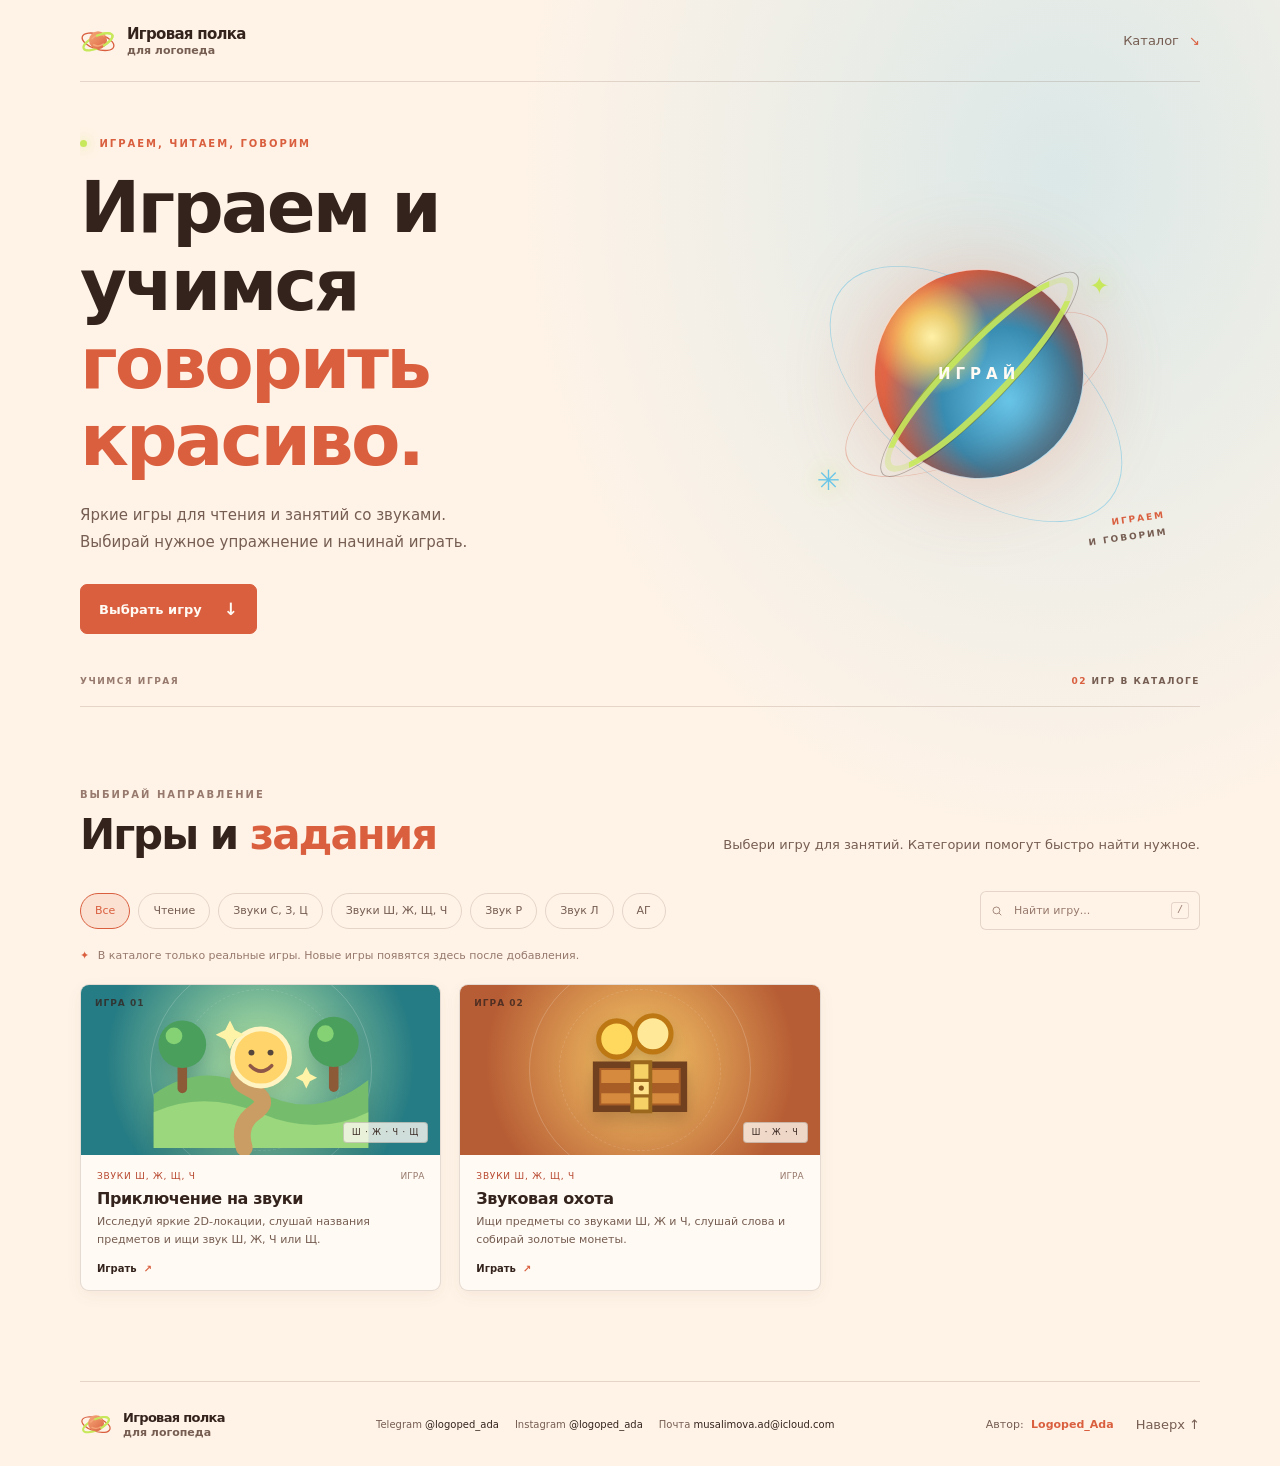
<file: index.html>
<!doctype html>
<html lang="ru">
<head>
  <meta charset="utf-8">
  <meta name="viewport" content="width=device-width, initial-scale=1">
  <meta name="theme-color" content="#d95f3f">
  <meta name="description" content="Игровая полка для логопеда — игры и упражнения для чтения и автоматизации звуков.">
  <title>Игровая полка для логопеда</title>
  <link rel="stylesheet" href="styles.css">
  <script src="script.js" defer></script>
</head>
<body id="top">
  <a class="skip-link" href="#catalog">Перейти к каталогу</a>
  <div class="page-shell">
    <header class="site-header">
      <a class="brand" href="#top" aria-label="Игровая полка для логопеда — на главную">
        <svg class="brand-mark" aria-hidden="true" viewBox="0 0 48 48">
          <defs>
            <linearGradient id="brand-planet" x1="13" y1="12" x2="35" y2="38" gradientUnits="userSpaceOnUse">
              <stop stop-color="#f6a778"/>
              <stop offset="1" stop-color="#d95f3f"/>
            </linearGradient>
          </defs>
          <ellipse cx="24" cy="25" rx="22" ry="10" fill="none" stroke="#d95f3f" stroke-width="1.8" transform="rotate(18 24 25)"/>
          <ellipse cx="24" cy="25" rx="21" ry="8" fill="none" stroke="#c7e85a" stroke-width="3" transform="rotate(-25 24 25)"/>
          <circle cx="24" cy="23" r="12" fill="url(#brand-planet)"/>
          <path d="M16 21c4-5 11-7 16-4M18 29c4 2 9 2 13-1" fill="none" stroke="#f6a778" stroke-linecap="round" stroke-width="2"/>
          <ellipse cx="24" cy="25" rx="21" ry="8" fill="none" stroke="#c7e85a" stroke-width="3" stroke-dasharray="20 52" transform="rotate(-25 24 25)"/>
        </svg>
        <span class="brand-name">Игровая полка<span class="brand-light">для логопеда</span></span>
      </a>
      <a class="header-link" href="#catalog">Каталог <span aria-hidden="true">↘</span></a>
    </header>
    <main>
      <section class="hero" aria-labelledby="hero-title">
        <div class="hero-copy">
          <p class="eyebrow"><span class="eyebrow-dot"></span> ИГРАЕМ, ЧИТАЕМ, ГОВОРИМ</p>
          <h1 id="hero-title">Играем и учимся<br><span>говорить красиво.</span></h1>
          <p class="hero-description">Яркие игры для чтения и занятий со звуками. Выбирай нужное упражнение и начинай играть.</p>
          <a class="primary-button" href="#catalog">Выбрать игру <span aria-hidden="true">↓</span></a>
        </div>
        <div class="hero-art" aria-hidden="true">
          <div class="art-orbit orbit-one"></div><div class="art-orbit orbit-two"></div>
          <div class="art-star star-one">✦</div><div class="art-star star-two">✳</div>
          <div class="art-planet"><span>ИГРАЙ</span></div>
          <div class="art-caption">ИГРАЕМ<br><span>И ГОВОРИМ</span></div>
        </div>
        <div class="hero-bottom">
          <span>УЧИМСЯ ИГРАЯ</span>
          <span class="hero-counter"><span id="hero-count">00</span> ИГР В КАТАЛОГЕ</span>
        </div>
      </section>
      <section class="catalog-section" id="catalog" aria-labelledby="catalog-title">
        <div class="section-heading">
          <div><p class="eyebrow section-eyebrow">ВЫБИРАЙ НАПРАВЛЕНИЕ</p><h2 id="catalog-title">Игры и <span>задания</span></h2></div>
          <p class="section-note">Выбери игру для занятий. Категории помогут быстро найти нужное.</p>
        </div>
        <div class="catalog-tools">
          <div class="filters" role="group" aria-label="Фильтр по направлению занятия" id="filters"></div>
          <label class="search-box">
            <span class="visually-hidden">Поиск по названию или категории</span>
            <svg aria-hidden="true" viewBox="0 0 24 24"><circle cx="10.8" cy="10.8" r="6.8"></circle><path d="m16 16 4.5 4.5"></path></svg>
            <input id="search" type="search" placeholder="Найти игру..." autocomplete="off"><kbd>/</kbd>
          </label>
        </div>
        <p class="demo-notice"><span aria-hidden="true">✦</span> В каталоге только реальные игры. Новые игры появятся здесь после добавления.</p>
        <div class="games-grid" id="games-grid" aria-live="polite"></div>
        <p class="empty-state" id="empty-state" hidden>Ничего не нашлось. Попробуй другое название или жанр.</p>
      </section>
    </main>
    <footer class="site-footer">
      <a class="brand footer-brand" href="#top" aria-label="Игровая полка для логопеда — наверх"><svg class="brand-mark" aria-hidden="true" viewBox="0 0 48 48">
        <defs>
          <linearGradient id="footer-brand-planet" x1="13" y1="12" x2="35" y2="38" gradientUnits="userSpaceOnUse">
            <stop stop-color="#f6a778"/>
            <stop offset="1" stop-color="#d95f3f"/>
          </linearGradient>
        </defs>
        <ellipse cx="24" cy="25" rx="22" ry="10" fill="none" stroke="#d95f3f" stroke-width="1.8" transform="rotate(18 24 25)"/>
        <ellipse cx="24" cy="25" rx="21" ry="8" fill="none" stroke="#c7e85a" stroke-width="3" transform="rotate(-25 24 25)"/>
        <circle cx="24" cy="23" r="12" fill="url(#footer-brand-planet)"/>
        <path d="M16 21c4-5 11-7 16-4M18 29c4 2 9 2 13-1" fill="none" stroke="#f6a778" stroke-linecap="round" stroke-width="2"/>
        <ellipse cx="24" cy="25" rx="21" ry="8" fill="none" stroke="#c7e85a" stroke-width="3" stroke-dasharray="20 52" transform="rotate(-25 24 25)"/>
      </svg><span class="brand-name">Игровая полка<span class="brand-light">для логопеда</span></span></a>
      <nav class="contact-links" aria-label="Связаться с автором">
        <a href="https://t.me/logoped_ada" target="_blank" rel="noopener noreferrer">Telegram <span>@logoped_ada</span></a>
        <a href="https://www.instagram.com/logoped_ada/" target="_blank" rel="noopener noreferrer">Instagram <span>@logoped_ada</span></a>
        <a href="mailto:musalimova.ad@icloud.com">Почта <span>musalimova.ad@icloud.com</span></a>
      </nav>
      <p class="author-credit">Автор: <span>Logoped_Ada</span></p>
      <a class="back-top" href="#top">Наверх ↑</a>
    </footer>
  </div>
</body>
</html>
</file>
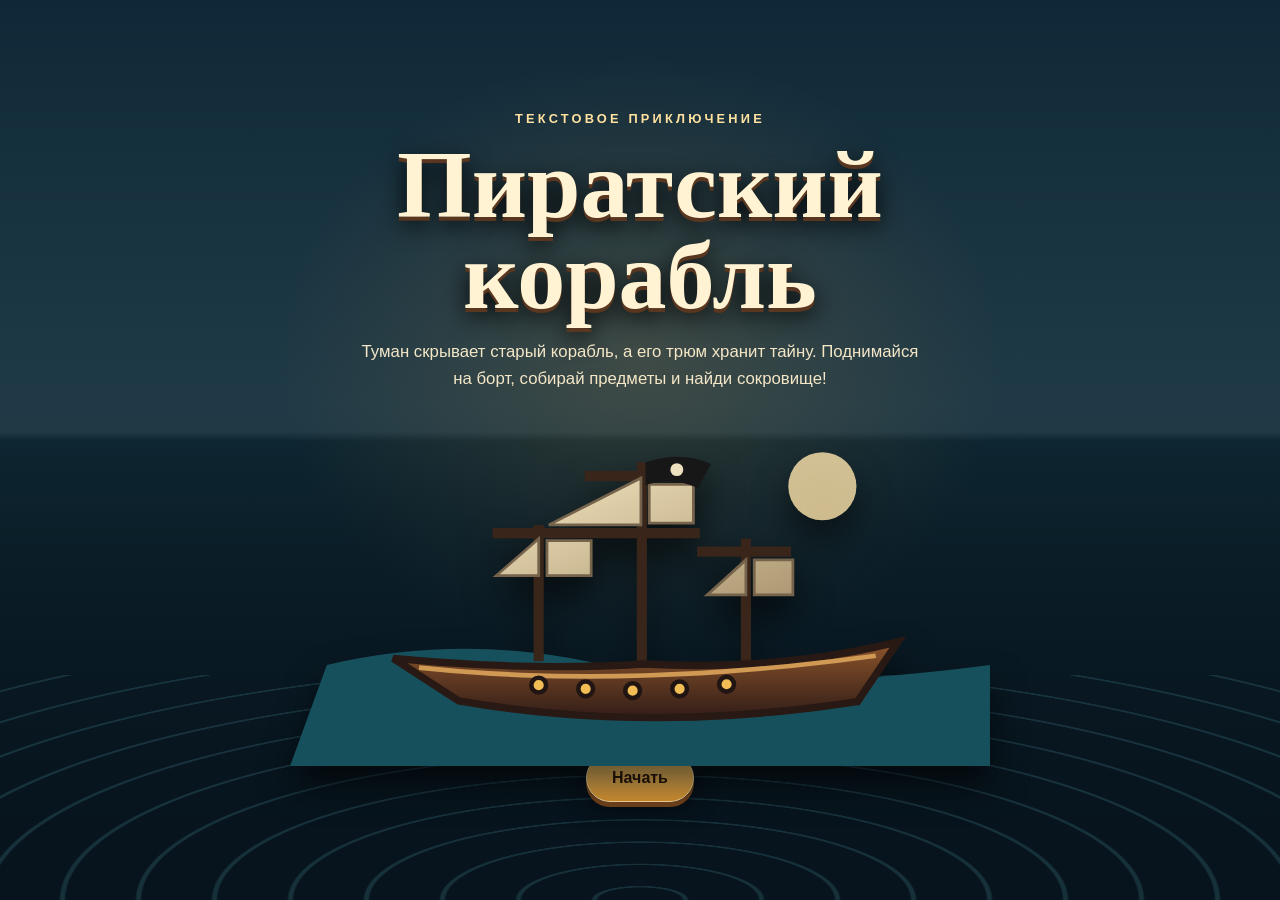
<file: pirate-ship/index.html>
<!DOCTYPE html>
<html lang="ru">
<head>
  <meta charset="UTF-8"><meta name="viewport" content="width=device-width, initial-scale=1">
  <meta name="theme-color" content="#07141d">
  <title>Пиратский корабль</title>
  <style>
    :root{color-scheme:dark;--ink:#f8edcf;--gold:#f2b84b;--panel:rgba(8,22,30,.9)}*{box-sizing:border-box}body{margin:0;min-height:100vh;color:var(--ink);font-family:Georgia,serif;background:linear-gradient(180deg,#102b3b,#274653 48%,#102d39 49%,#07141d);background-attachment:fixed}button{font:inherit}.screen{min-height:100vh;position:relative;overflow:hidden;isolation:isolate;background:linear-gradient(180deg,rgba(6,16,25,.1),rgba(6,16,25,.2) 45%,#07141d 100%),radial-gradient(ellipse at 50% 40%,rgba(238,177,82,.2),transparent 40%)}.screen:before{content:"";position:absolute;z-index:-1;left:-10%;bottom:0;width:120%;height:25%;background:repeating-radial-gradient(ellipse at 50% 100%,transparent 0 42px,rgba(77,151,164,.22) 44px 47px,transparent 49px 76px)}.intro{min-height:100vh;display:grid;place-items:center;padding:30px 18px;text-align:center}.intro-content{width:min(850px,100%);position:relative}.eyebrow{color:#ffe2a0;font:700 .8rem Arial,sans-serif;letter-spacing:.25em;text-transform:uppercase}h1{margin:12px 0;color:#fff3d3;font-size:clamp(2.7rem,8vw,6rem);line-height:.95;text-shadow:0 4px #58361f,0 8px 24px #000}.copy{max-width:570px;margin:18px auto;color:#f4e7c7;font:1.05rem/1.6 Arial,sans-serif}.ship{width:min(700px,100%);margin:-4px auto -12px;filter:drop-shadow(0 20px 17px #0009);animation:bob 4s ease-in-out infinite}.ship svg{display:block;width:100%;height:auto}@keyframes bob{50%{transform:translateY(8px) rotate(.3deg)}}.btn{border:1px solid #ffe19a;border-radius:999px;padding:14px 25px;color:#291a0d;background:linear-gradient(#ffd77b,#d89432);box-shadow:0 5px #74431e,0 12px 24px #0006;font:700 1rem Arial,sans-serif;cursor:pointer}.btn:hover{filter:brightness(1.08);transform:translateY(-1px)}.game-screen{display:none;min-height:100vh;padding:24px 14px 40px;background:#06131ddd}.game-screen.active{display:block}.hidden{display:none!important}.game{width:min(820px,100%);margin:auto;border:1px solid #ffe0a055;border-radius:18px;overflow:hidden;background:var(--panel);box-shadow:0 20px 55px #0008;backdrop-filter:blur(8px)}.head{display:flex;align-items:center;justify-content:space-between;gap:12px;padding:18px 22px;background:linear-gradient(120deg,#70401fbb,#192d32cc)}.head h2{margin:0;color:#ffe4a8;font-size:clamp(1.35rem,5vw,2rem)}.sound,.restart{padding:10px 13px;color:var(--ink);background:#ffffff19;border-color:#ffffff55;box-shadow:none;font-size:.85rem;white-space:nowrap}.content{padding:clamp(18px,4vw,30px)}.story{min-height:145px;padding:20px;border:1px solid #ffe2a026;border-radius:12px;background:#fff9e00a;font:1.02rem/1.7 Arial,sans-serif}.story h3{margin:0 0 10px;color:var(--gold);font:700 1.35rem Georgia,serif}.story p{margin:0}.inventory{margin-top:16px;padding:14px 16px;border:1px solid #7ac89155;border-radius:12px;background:#4b87571a;font: .95rem/1.6 Arial,sans-serif}.inventory h3{margin:0 0 8px;color:#a7e5a5;font:700 1rem Arial,sans-serif}.items{display:flex;flex-wrap:wrap;gap:8px;margin:0;padding:0;list-style:none}.items li{padding:5px 10px;border:1px solid #a7e5a555;border-radius:999px;color:#d3c7a8;background:#7ac8911a}.items li.added{animation:pop .55s cubic-bezier(.2,.8,.25,1.3) both}@keyframes pop{0%{opacity:0;transform:scale(.55) translateY(12px)}65%{opacity:1;transform:scale(1.12) translateY(-2px)}100%{opacity:1;transform:scale(1) translateY(0)}}.choices{display:grid;gap:11px;margin-top:20px}.choices .btn{width:100%;border-radius:10px;text-align:left}.restart{margin-top:20px}@media(max-width:520px){.head{padding:15px}.sound{padding:9px;font-size:.75rem}.ship{margin:5px auto 0}}@media(prefers-reduced-motion:reduce){*,*:before,*:after{animation-duration:.01ms!important;animation-iteration-count:1!important;scroll-behavior:auto!important}}
  </style>
</head>
<body>
  <main>
    <section id="intro" class="screen intro" aria-label="Главная страница">
      <div class="intro-content">
        <p class="eyebrow">Текстовое приключение</p><h1>Пиратский<br>корабль</h1>
        <p class="copy">Туман скрывает старый корабль, а его трюм хранит тайну. Поднимайся на борт, собирай предметы и найди сокровище!</p>
        <div class="ship" aria-hidden="true"><svg viewBox="0 0 760 390" xmlns="http://www.w3.org/2000/svg"><defs><linearGradient id="h" x2="0" y2="1"><stop stop-color="#8d552b"/><stop offset="1" stop-color="#321d18"/></linearGradient><linearGradient id="s" x2="1" y2="1"><stop stop-color="#f3e5bf"/><stop offset="1" stop-color="#ad9873"/></linearGradient></defs><circle cx="578" cy="86" r="37" fill="#ffe6ad" opacity=".8"/><path d="M40 280q150-35 300 0t420 0v110H0z" fill="#17505d"/><path d="M382 60v228M270 128v148M495 143v133M220 137h225M320 75h126M442 157h102" stroke="#39251a" stroke-width="11"/><path d="M381 77l-100 51h100zM390 84h48v42h-48zM270 143l-46 40h46zM279 145h48v38h-48zM495 166l-42 38h42zM504 166h42v38h-42z" fill="url(#s)" stroke="#75634c" stroke-width="3"/><path d="M386 60q39-13 71 2l-14 26q-29-13-57-3z" fill="#171717"/><circle cx="420" cy="68" r="7" fill="#eee1bf"/><path d="M112 273q148 14 272 6 146 8 276-24l-44 65q-226 35-433-1z" fill="url(#h)" stroke="#281914" stroke-width="8"/><path d="M140 283q227 24 496-13" fill="none" stroke="#d09a54" stroke-width="5"/><g fill="#f2bd55" stroke="#201512" stroke-width="5"><circle cx="270" cy="302" r="8"/><circle cx="321" cy="306" r="8"/><circle cx="372" cy="308" r="8"/><circle cx="423" cy="306" r="8"/><circle cx="474" cy="301" r="8"/></g></svg></div>
        <button id="start" class="btn">Начать</button>
      </div>
    </section>
    <section id="gameScreen" class="game-screen" aria-label="Игра">
      <div class="game"><header class="head"><h2>Пиратский корабль</h2><button id="sound" class="btn sound" type="button">🔊 Волны: вкл.</button></header>
        <div class="content"><div id="story" class="story" aria-live="polite"></div><aside class="inventory"><h3>🎒 Инвентарь</h3><ul id="items" class="items"><li>Пока пусто</li></ul></aside><div id="choices" class="choices"></div><button id="restart" class="btn restart hidden">Начать заново</button></div>
      </div>
    </section>
  </main>
  <script>
    const state={scene:"deck",inventory:[]};let ctx=null,nodes=[],soundOn=true;
    const scenes={
      deck:{title:"Палуба корабля",text:"Ты стоишь на мокрой палубе древнего пиратского корабля. Ветер пахнет солью и старым деревом. Туман наползает на мачты. Вдалеке видны капитанская каюта, трюм и нос корабля.",choices:[{text:"Осмотреть капитанскую каюту",next:"cabin"},{text:"Спуститься в трюм",next:"hold"},{text:"Подняться на нос корабля",next:"bow"}]},
      cabin:{title:"Капитанская каюта",text:"В каюте сыро и тихо. На столе лежит старый компас, а у сундука на полу поблёскивает металлический ключ.",choices:[{text:"Взять компас",next:"cabin",item:"Компас"},{text:"Взять ключ",next:"cabin",item:"Ключ"},{text:"Вернуться на палубу",next:"deck"}]},
      hold:{title:"Трюм",text:"В трюме пахнет плесенью и старым деревом. На полу лежит карта, завёрнутая в промокшую ткань. В дальнем углу стоит сундук с замком.",choices:[{text:"Поднять карту",next:"hold",item:"Карта сокровищ"},{text:"Осмотреть сундук",next:"chest"},{text:"Вернуться на палубу",next:"deck"}]},
      bow:{title:"Нос корабля",text:"На носу лежит золотой знак. На борту вырезана подсказка: «Сокровище ждёт того, кто найдёт ключ».",choices:[{text:"Забрать золотой знак",next:"bow",item:"Золотой знак"},{text:"Вернуться на палубу",next:"deck"}]},
      chest:{title:"Сундук капитана",text:"Сундук заперт. На тяжёлом замке видна царапина в форме старого ключа.",choices:[{text:"Открыть сундук ключом",next:"win",requires:"Ключ",deny:"Замок не поддаётся. Поищи ключ в капитанской каюте."},{text:"Вернуться в трюм",next:"hold"}]},
      win:{title:"Сокровище найдено!",text:"Ключ поворачивается в замке. В сундуке лежат золотые монеты и драгоценности. Ты нашёл сокровище и стал настоящим пиратом!",choices:[]}
    };
    async function startWaves(){if(!soundOn)return;try{const AC=window.AudioContext||window.webkitAudioContext;if(!AC)return;if(!ctx)ctx=new AC();if(ctx.state==="suspended")await ctx.resume();if(nodes.length)return;const buffer=ctx.createBuffer(1,ctx.sampleRate*3,ctx.sampleRate),d=buffer.getChannelData(0);for(let i=0;i<d.length;i++)d[i]=(Math.random()*2-1)*(.65+.35*Math.random());const noise=ctx.createBufferSource();noise.buffer=buffer;noise.loop=true;const filter=ctx.createBiquadFilter();filter.type="lowpass";filter.frequency.value=420;const gain=ctx.createGain();gain.gain.value=.095;const swell=ctx.createOscillator(),depth=ctx.createGain();swell.frequency.value=.12;depth.gain.value=.045;swell.connect(depth);depth.connect(gain.gain);noise.connect(filter);filter.connect(gain);gain.connect(ctx.destination);noise.start();swell.start();nodes=[noise,swell,filter,gain,depth]}catch(e){console.warn("Звук недоступен",e)}}
    function stopWaves(){nodes.forEach(n=>{try{if(n.stop)n.stop();n.disconnect()}catch(_){}});nodes=[]}
    function renderItems(added=null){const list=document.getElementById("items");list.replaceChildren();if(!state.inventory.length){const li=document.createElement("li");li.textContent="Пока пусто";list.append(li);return}state.inventory.forEach(item=>{const li=document.createElement("li");li.textContent=item;if(item===added)li.classList.add("added");list.append(li)})}
    function render(){const s=scenes[state.scene];document.getElementById("story").innerHTML=`<h3>${s.title}</h3><p>${s.text}</p>`;const choices=document.getElementById("choices");choices.replaceChildren();document.getElementById("restart").classList.toggle("hidden",s.choices.length>0);s.choices.forEach(c=>{const b=document.createElement("button");b.className="btn";b.textContent=c.text;b.onclick=()=>{if(c.requires&&!state.inventory.includes(c.requires)){alert(c.deny);return}let added=null;if(c.item&&!state.inventory.includes(c.item)){state.inventory.push(c.item);added=c.item}renderItems(added);state.scene=c.next;render()};choices.append(b)})}
    document.getElementById("start").onclick=async()=>{document.getElementById("intro").classList.add("hidden");document.getElementById("gameScreen").classList.add("active");render();await startWaves()};
    document.getElementById("sound").onclick=async e=>{soundOn=!soundOn;if(soundOn)await startWaves();else stopWaves();e.currentTarget.textContent=soundOn?"🔊 Волны: вкл.":"🔇 Волны: выкл."};
    document.getElementById("restart").onclick=()=>{state.scene="deck";state.inventory=[];renderItems();render()};
  </script>
</body>
</html>
</file>
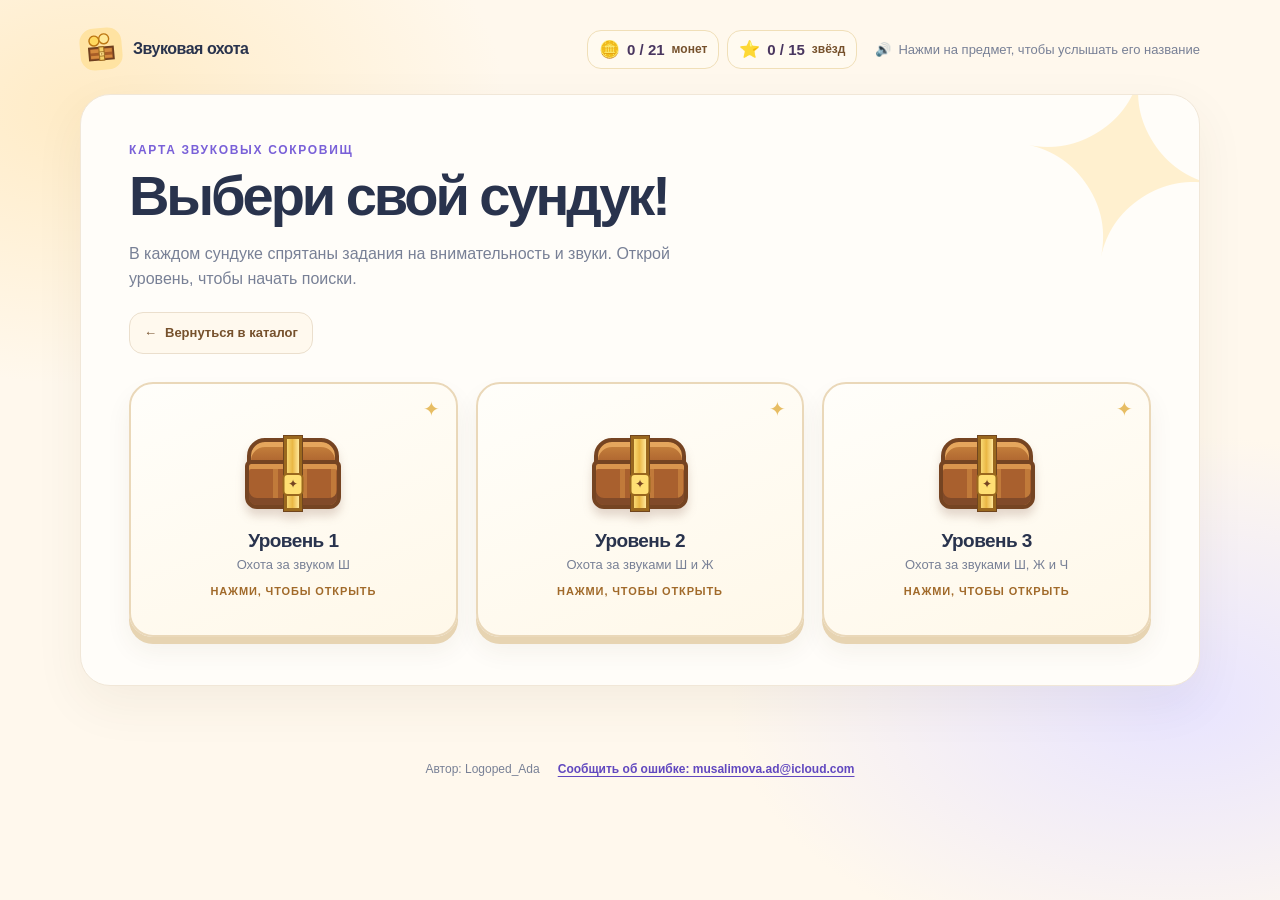
<file: games/zvukovaya-ohota/index.html>
<!doctype html>
<html lang="ru">
<head>
  <meta charset="utf-8">
  <meta name="viewport" content="width=device-width, initial-scale=1">
  <meta name="theme-color" content="#fff8ed">
  <title>Звуковая охота — игра на звуки Ш, Ж и Ч</title>
  <style>
    :root {
      color-scheme: light;
      font-family: "Trebuchet MS", "Segoe UI", sans-serif;
      color: #29334d;
      background: #fff8ed;
      font-synthesis: none;
      text-rendering: optimizeLegibility;
      --ink: #29334d;
      --muted: #788096;
      --purple: #7960d8;
      --purple-dark: #6148bf;
      --paper: #fffdf9;
      --gold: #f5b925;
    }

    * { box-sizing: border-box; }

    body {
      min-width: 320px;
      min-height: 100vh;
      margin: 0;
      background:
        radial-gradient(ellipse at 7% 12%, #ffebc5 0, transparent 26rem),
        radial-gradient(ellipse at 92% 78%, #e8e4ff 0, transparent 28rem),
        #fff8ed;
    }

    button { font: inherit; }

    .page {
      width: min(1120px, calc(100% - 32px));
      margin: 0 auto;
      padding: 28px 0 52px;
    }

    .topline {
      display: flex;
      align-items: center;
      justify-content: space-between;
      gap: 16px;
      margin-bottom: 24px;
    }

    .brand {
      display: flex;
      align-items: center;
      gap: 11px;
      font-weight: 900;
      letter-spacing: -.03em;
    }

    .brand-mark {
      display: grid;
      width: 42px;
      height: 42px;
      place-items: center;
      border-radius: 14px;
      background: #ffe3a2;
      font-size: 24px;
      transform: rotate(-5deg);
    }

    .brand-mark svg { width: 34px; height: 34px; }

    .sound-note {
      display: flex;
      align-items: center;
      gap: 7px;
      color: var(--muted);
      font-size: 13px;
    }

    .header-tools {
      display: flex;
      align-items: center;
      justify-content: flex-end;
      gap: 18px;
    }

    .global-stats {
      display: flex;
      gap: 8px;
    }

    .global-stat {
      display: flex;
      align-items: center;
      gap: 7px;
      padding: 8px 11px;
      border: 1px solid #f0dfb8;
      border-radius: 14px;
      background: #fffaf0;
      color: #76512c;
      font-size: 12px;
      font-weight: 900;
      white-space: nowrap;
    }

    .global-stat-icon { font-size: 17px; }
    .global-stat-value { color: #49365f; font-size: 15px; }

    .hero {
      position: relative;
      overflow: hidden;
      padding: clamp(24px, 5vw, 48px);
      border: 1px solid #f1e7d8;
      border-radius: 30px;
      background: var(--paper);
      box-shadow: 0 18px 50px #503b2410;
    }

    .hero[hidden], .game[hidden] { display: none; }

    .hero::after {
      position: absolute;
      top: -50px;
      right: -25px;
      color: #fff0cf;
      content: "✦";
      font-size: clamp(140px, 26vw, 250px);
      line-height: 1;
      pointer-events: none;
      transform: rotate(12deg);
    }

    .hero-content { position: relative; z-index: 1; }

    .eyebrow {
      margin: 0 0 10px;
      color: var(--purple);
      font-size: 12px;
      font-weight: 900;
      letter-spacing: .14em;
      text-transform: uppercase;
    }

    h1 {
      max-width: 680px;
      margin: 0;
      font-size: clamp(32px, 6vw, 56px);
      letter-spacing: -.055em;
      line-height: 1.03;
    }

    .hero-copy {
      max-width: 590px;
      margin: 16px 0 0;
      color: var(--muted);
      font-size: 16px;
      line-height: 1.6;
    }

    .catalog-back {
      display: inline-flex;
      min-height: 42px;
      align-items: center;
      gap: 8px;
      margin-top: 20px;
      padding: 9px 14px;
      border: 1px solid #ebdfcd;
      border-radius: 14px;
      background: #fff9ee;
      color: #76512c;
      font-size: 13px;
      font-weight: 900;
      text-decoration: none;
      transition: border-color .16s ease, background .16s ease, transform .16s ease;
    }

    .catalog-back:hover {
      border-color: #d3aa5b;
      background: #fff2d6;
      transform: translateX(-2px);
    }

    .catalog-back:focus-visible {
      outline: 3px solid #8e78e8;
      outline-offset: 3px;
    }

    .levels {
      display: grid;
      grid-template-columns: repeat(3, minmax(0, 1fr));
      gap: 18px;
      margin-top: 28px;
    }

    .final-reward-link {
      display: block;
      margin: 22px auto 0;
      padding: 12px 18px;
      border: 1px solid #d5a333;
      border-radius: 14px;
      background: linear-gradient(135deg, #fff1b8, #ffe08a);
      color: #70451e;
      cursor: pointer;
      font: inherit;
      font-weight: 900;
      box-shadow: 0 4px 0 #e7c56e;
    }

    .final-reward-link:hover { filter: brightness(1.04); transform: translateY(-1px); }
    .final-reward-link[hidden] { display: none; }

    .level-button {
      position: relative;
      display: grid;
      min-height: 255px;
      justify-items: center;
      align-content: center;
      gap: 13px;
      padding: 23px 17px 19px;
      overflow: hidden;
      border: 2px solid #ead8b9;
      border-radius: 24px;
      background: linear-gradient(160deg, #fffefa 0%, #fff8e9 100%);
      color: var(--ink);
      cursor: pointer;
      text-align: center;
      box-shadow: 0 7px 0 #e7d4b2, 0 14px 26px #503b2410;
      transition: border-color .18s ease, transform .18s ease, box-shadow .18s ease;
    }

    .level-button:hover {
      border-color: #d3aa5b;
      box-shadow: 0 9px 0 #e7d4b2, 0 20px 30px #503b2420;
      transform: translateY(-4px);
    }

    .level-button:active {
      box-shadow: 0 3px 0 #e7d4b2, 0 8px 18px #503b2418;
      transform: translateY(3px);
    }

    .level-button::after {
      position: absolute;
      top: 13px;
      right: 16px;
      color: #e7bd63;
      content: "✦";
      font-size: 20px;
    }

    .chest-art {
      position: relative;
      display: block;
      width: 112px;
      height: 91px;
      filter: drop-shadow(0 7px 5px #6a3b2530);
      transition: transform .18s ease;
    }

    .level-button:hover .chest-art { transform: scale(1.07) rotate(-2deg); }

    .chest-lid {
      position: absolute;
      top: 12px;
      left: 10px;
      width: 92px;
      height: 32px;
      border: 4px solid #754422;
      border-radius: 18px 18px 7px 7px;
      background: linear-gradient(180deg, #c9853e 0%, #a95f2d 100%);
      box-shadow: inset 0 5px 0 #e5a65d;
    }

    .chest-base {
      position: absolute;
      right: 8px;
      bottom: 8px;
      left: 8px;
      height: 49px;
      border: 4px solid #754422;
      border-radius: 6px 6px 12px 12px;
      background: repeating-linear-gradient(90deg, #a9602e 0 24px, #c17a3a 24px 29px);
      box-shadow: inset 0 -7px 0 #814a29, inset 0 5px 0 #d9954e;
    }

    .chest-band {
      position: absolute;
      z-index: 1;
      top: 10px;
      bottom: 6px;
      left: 50%;
      width: 18px;
      border: 3px solid #9a681e;
      background: linear-gradient(90deg, #f8d873, #eab744 45%, #ffe79a);
      box-shadow: 0 0 0 1px #70451e;
      transform: translateX(-50%);
    }

    .chest-lock {
      position: absolute;
      z-index: 2;
      bottom: 21px;
      left: 50%;
      display: grid;
      width: 21px;
      height: 23px;
      place-items: center;
      border: 2px solid #9a681e;
      border-radius: 5px;
      background: #ffdf73;
      color: #754422;
      font-size: 12px;
      line-height: 1;
      transform: translateX(-50%);
    }

    .level-label { display: grid; gap: 5px; }
    .level-label strong { font-size: 19px; letter-spacing: -.03em; }
    .level-label small { color: var(--muted); font-size: 13px; }

    .chest-prompt {
      color: #a16a2a;
      font-size: 11px;
      font-weight: 900;
      letter-spacing: .08em;
      text-transform: uppercase;
    }

    .game-nav {
      display: flex;
      justify-content: flex-start;
      margin: 0 0 18px;
    }

    .back-button {
      display: inline-flex;
      min-height: 42px;
      align-items: center;
      gap: 8px;
      padding: 9px 14px;
      border: 1px solid #ebdfcd;
      border-radius: 14px;
      background: #fff9ee;
      color: #76512c;
      cursor: pointer;
      font-size: 13px;
      font-weight: 900;
      transition: border-color .16s ease, background .16s ease, transform .16s ease;
    }

    .back-button:hover {
      border-color: #d3aa5b;
      background: #fff2d6;
      transform: translateX(-2px);
    }

    .game {
      margin-top: 24px;
      padding: clamp(18px, 4vw, 32px);
      border: 1px solid #f1e7d8;
      border-radius: 30px;
      background: var(--paper);
      box-shadow: 0 18px 50px #503b2410;
    }

    .game-header {
      display: flex;
      align-items: flex-start;
      justify-content: space-between;
      gap: 20px;
      margin-bottom: 22px;
    }

    .game-header h2 {
      margin: 0;
      font-size: clamp(22px, 4vw, 30px);
      letter-spacing: -.04em;
    }

    .game-header p {
      margin: 8px 0 0;
      color: var(--muted);
      line-height: 1.5;
    }

    .progress-card {
      min-width: 125px;
      padding: 12px 16px;
      border-radius: 18px;
      background: #f6f2ff;
      text-align: center;
    }

    .progress-count { display: block; font-size: 24px; font-weight: 900; }
    .progress-caption { color: var(--muted); font-size: 11px; }

    .progress-track {
      height: 9px;
      margin: 0 0 23px;
      overflow: hidden;
      border-radius: 99px;
      background: #eeeaf5;
    }

    .progress-fill {
      width: 0;
      height: 100%;
      border-radius: inherit;
      background: linear-gradient(90deg, #a58af4, #6e55ce);
      transition: width .25s ease;
    }

    .item-grid {
      display: grid;
      grid-template-columns: repeat(5, minmax(0, 1fr));
      gap: 12px;
    }

    .item-card {
      position: relative;
      display: grid;
      min-height: 125px;
      align-content: center;
      justify-items: center;
      gap: 8px;
      padding: 13px 8px;
      border: 2px solid #f1ece5;
      border-radius: 20px;
      background: #fff;
      color: var(--ink);
      cursor: pointer;
      transition: border-color .16s ease, background .16s ease, transform .16s ease;
    }

    .item-card:hover {
      border-color: #c5b9f4;
      background: #fcfbff;
      transform: translateY(-3px);
    }

    .item-card:focus-visible, .level-button:focus-visible, .restart-button:focus-visible, .back-button:focus-visible {
      outline: 3px solid #8e78e8;
      outline-offset: 3px;
    }

    .item-card.is-found {
      border-color: #d29a26;
      background: linear-gradient(145deg, #fff8df, #ffedac);
      box-shadow: inset 0 0 0 2px #f7d875, 0 5px 13px #dca82724;
    }

    .item-emoji { font-size: 39px; line-height: 1; }
    .item-emoji svg { display: block; width: 58px; height: 58px; }
    .item-name { font-size: 13px; font-weight: 800; }
    #item-grid[data-level="3"] .item-name { display: none; }
    #item-grid .item-card.is-found .item-name { display: none; }
    .item-card.is-found .item-emoji { display: grid; width: 72px; height: 72px; place-items: center; }
    .treasure-coin { width: 66px !important; height: 66px !important; filter: drop-shadow(0 4px 3px #8f631f40); }

    .position-game {
      margin-top: 24px;
      padding: 22px;
      border: 1px solid #e8e1f8;
      border-radius: 22px;
      background: #faf8ff;
    }

    .position-header {
      display: flex;
      align-items: flex-start;
      justify-content: space-between;
      gap: 16px;
    }

    .position-header h3 {
      margin: 0;
      font-size: 21px;
      letter-spacing: -.03em;
    }

    .position-header p {
      margin: 6px 0 0;
      color: var(--muted);
      font-size: 13px;
      line-height: 1.5;
    }

    .position-count {
      flex: 0 0 auto;
      padding: 8px 11px;
      border-radius: 12px;
      background: #eee9ff;
      font-size: 12px;
      font-weight: 900;
      white-space: nowrap;
    }

    .position-prompt {
      margin: 0;
      font-size: 17px;
      font-weight: 800;
      line-height: 1.5;
    }

    .position-word {
      display: flex;
      align-items: center;
      gap: 16px;
      margin: 18px 0 16px;
    }

    .position-picture {
      display: grid;
      width: 88px;
      height: 88px;
      flex: 0 0 auto;
      place-items: center;
      border: 1px solid #e8e1f8;
      border-radius: 22px;
      background: #fff;
      font-size: 53px;
      box-shadow: 0 5px 14px #503b240d;
    }
    .position-picture svg { width: 74px; height: 74px; }

    .position-actions {
      display: flex;
      flex-wrap: wrap;
      align-items: center;
      gap: 15px;
    }

    .position-choice {
      display: grid;
      justify-items: center;
      gap: 7px;
    }

    .position-option {
      display: grid;
      width: 68px;
      height: 68px;
      place-items: center;
      padding: 0;
      border: 2px solid #654bc7;
      border-radius: 50%;
      background: radial-gradient(circle at 30% 24%, #fff 0, #e1d8ff 12%, #a48df1 38%, #755bd5 76%, #5940b2 100%);
      color: #fff;
      cursor: pointer;
      font-size: 25px;
      font-weight: 900;
      text-shadow: 0 1px 3px #38277c88;
      box-shadow: inset -5px -7px 10px #49359255, inset 3px 4px 8px #fff8, 0 5px 9px #48339430;
      transition: border-color .16s ease, box-shadow .16s ease, transform .16s ease, filter .16s ease;
    }

    .position-option:hover:not(:disabled) {
      filter: brightness(1.07);
      transform: translateY(-3px);
    }

    .position-option:disabled { cursor: default; }
    .position-option.is-selected { outline: 4px solid #f5b925; outline-offset: 3px; }
    .position-option.is-correct {
      border-color: #25874c;
      background: radial-gradient(circle at 30% 24%, #fff 0, #d9f9e3 12%, #72c88c 42%, #279354 100%);
      box-shadow: inset -5px -7px 10px #17643b55, inset 3px 4px 8px #fff8, 0 0 0 4px #9bddad;
    }
    .position-option.is-wrong {
      border-color: #a9483d;
      background: radial-gradient(circle at 30% 24%, #fff 0, #ffe2dc 12%, #ed9585 42%, #c85d50 100%);
      box-shadow: inset -5px -7px 10px #84362e55, inset 3px 4px 8px #fff8, 0 0 0 4px #f0b0a5;
    }

    .position-caption {
      color: var(--muted);
      font-size: 12px;
      font-weight: 800;
      text-align: center;
    }

    .position-listen, .position-next {
      min-height: 42px;
      padding: 10px 15px;
      border: 1px solid #e1daf4;
      border-radius: 13px;
      background: #fff;
      color: var(--ink);
      cursor: pointer;
      font-size: 13px;
      font-weight: 800;
      transition: border-color .16s ease, background .16s ease, transform .16s ease;
    }

    .position-listen:hover, .position-next:hover {
      border-color: #9c87e8;
      transform: translateY(-1px);
    }

    .position-listen { margin-left: auto; }

    .position-option:focus-visible, .position-listen:focus-visible, .position-next:focus-visible {
      outline: 3px solid #8e78e8;
      outline-offset: 3px;
    }

    .position-feedback {
      min-height: 20px;
      margin: 14px 0 0;
      color: var(--muted);
      font-size: 13px;
    }

    .site-footer {
      display: flex;
      flex-wrap: wrap;
      justify-content: center;
      gap: 8px 18px;
      padding: 24px 12px 0;
      color: var(--muted);
      font-size: 12px;
      text-align: center;
    }

    .site-footer a {
      color: var(--purple-dark);
      font-weight: 800;
      text-decoration-thickness: 1px;
      text-underline-offset: 3px;
    }

    .position-feedback.is-good { color: #24854b; font-weight: 800; }
    .position-feedback.is-try { color: #a26b14; font-weight: 800; }
    .position-next { margin-top: 12px; border-color: var(--purple); background: var(--purple); color: #fff; }
    .position-next[hidden] { display: none; }

    .position-chest-link {
      display: inline-flex;
      align-items: center;
      gap: 10px;
      margin: 16px 0 0 10px;
      padding: 9px 14px 9px 9px;
      border: 1px solid #e8d1a2;
      border-radius: 15px;
      background: linear-gradient(145deg, #fffdf6, #fff2d6);
      color: #70451e;
      cursor: pointer;
      font: inherit;
      font-size: 13px;
      font-weight: 900;
      box-shadow: 0 3px 0 #e7d4b2;
      transition: transform .16s ease, box-shadow .16s ease;
    }

    .position-chest-link:hover {
      box-shadow: 0 5px 0 #e7d4b2;
      transform: translateY(-2px);
    }

    .position-chest-link:focus-visible {
      outline: 3px solid #8e78e8;
      outline-offset: 3px;
    }

    .position-chest-link svg { width: 43px; height: 36px; }
    .position-chest-link[hidden] { display: none; }

    .game-footer {
      display: flex;
      min-height: 42px;
      align-items: center;
      justify-content: space-between;
      gap: 14px;
      margin-top: 18px;
      color: var(--muted);
      font-size: 13px;
    }

    .feedback { min-height: 20px; margin: 0; }
    .feedback.is-good { color: #24854b; font-weight: 800; }
    .feedback.is-try { color: #a26b14; }

    .restart-button {
      padding: 9px 13px;
      border: 1px solid #e8e1d8;
      border-radius: 12px;
      background: #fff;
      color: var(--ink);
      cursor: pointer;
      font-size: 12px;
      font-weight: 800;
      white-space: nowrap;
    }

    .reward {
      position: fixed;
      z-index: 5;
      inset: 0;
      display: grid;
      place-items: center;
      padding: 18px;
      background: #26213d99;
      backdrop-filter: blur(5px);
    }

    .reward[hidden] { display: none; }

    .reward-dialog {
      width: min(480px, 100%);
      padding: 32px 24px;
      border: 1px solid #fff;
      border-radius: 30px;
      background: #fffdf7;
      box-shadow: 0 25px 90px #17112655;
      text-align: center;
      animation: pop .3s ease both;
    }

    @keyframes pop {
      from { opacity: 0; transform: scale(.9) translateY(10px); }
      to { opacity: 1; transform: scale(1) translateY(0); }
    }

    .reward-dialog h2 {
      margin: 0;
      font-size: 32px;
      letter-spacing: -.05em;
    }

    .reward-dialog p { margin: 10px 0 18px; color: var(--muted); }

    .reward-stars {
      display: flex;
      justify-content: center;
      gap: clamp(3px, 2vw, 12px);
      margin: 8px 0 22px;
      color: var(--gold);
      font-size: clamp(39px, 12vw, 64px);
      text-shadow: 0 4px 0 #d9950d, 0 8px 16px #db970c40;
      animation: shine .7s ease-in-out infinite alternate;
    }

    @keyframes shine {
      to { filter: brightness(1.13); transform: scale(1.035); }
    }

    .reward-dialog .restart-button {
      padding: 12px 20px;
      border-color: var(--purple-dark);
      background: var(--purple);
      color: white;
      font-size: 14px;
    }

    .final-reward-dialog {
      width: min(520px, 100%);
      border-color: #ffe59a;
      background: radial-gradient(ellipse at 50% 30%, #fff8df 0%, #fffdf7 67%);
    }

    .final-reward-dialog h2 { color: #8d5b12; }
    .final-reward-dialog p { font-size: 17px; font-weight: 800; }
    .final-chest-art {
      display: block;
      width: min(260px, 72vw);
      height: auto;
      margin: 0 auto 8px;
      filter: drop-shadow(0 10px 8px #9a641d36);
      animation: shine .9s ease-in-out infinite alternate;
    }

    .sr-only {
      position: absolute;
      width: 1px;
      height: 1px;
      padding: 0;
      overflow: hidden;
      clip: rect(0, 0, 0, 0);
      white-space: nowrap;
      border: 0;
    }

    @media (max-width: 700px) {
      .levels { grid-template-columns: 1fr; gap: 14px; }
      .level-button { min-height: 200px; }
      .item-grid { grid-template-columns: repeat(4, minmax(0, 1fr)); gap: 9px; }
      .item-card { min-height: 112px; }
    }

    @media (max-width: 430px) {
      .page { width: min(100% - 20px, 1120px); padding-top: 16px; }
      .topline { margin-bottom: 14px; }
      .topline { align-items: flex-start; }
      .header-tools { align-items: flex-end; flex-direction: column-reverse; gap: 8px; }
      .sound-note { max-width: 135px; font-size: 11px; }
      .global-stats { gap: 5px; }
      .global-stat { gap: 4px; padding: 6px 8px; font-size: 10px; }
      .global-stat-value { font-size: 13px; }
      .game-header { gap: 10px; }
      .progress-card { min-width: 94px; padding: 10px; }
      .item-grid { grid-template-columns: repeat(3, minmax(0, 1fr)); }
      .item-card { min-height: 105px; }
      .item-name { font-size: 12px; }
      .game-footer { align-items: flex-start; }
    }

    @media (prefers-reduced-motion: reduce) {
      *, *::before, *::after { scroll-behavior: auto !important; animation-duration: .01ms !important; transition-duration: .01ms !important; }
    }
  </style>
</head>
<body>
  <main class="page">
    <header class="topline">
      <div class="brand"><span class="brand-mark" aria-hidden="true"><svg viewBox="0 0 48 48" focusable="false"><circle cx="15" cy="12" r="7" fill="#ffd95e" stroke="#bd7814" stroke-width="2"/><circle cx="29" cy="10" r="7" fill="#ffe998" stroke="#bd7814" stroke-width="2"/><path d="M7 22h34v17H7z" rx="4" fill="#a85d27" stroke="#70401f" stroke-width="2.5"/><path d="M9 24h30v5H9zm0 9h30v4H9z" fill="#d58a3d"/><path d="M21 21h7v19h-7z" fill="#f5d166" stroke="#9c681e" stroke-width="1.5"/><path d="M21 28h7v6h-7z" fill="#ffe28a" stroke="#9c681e" stroke-width="1.2"/><circle cx="24.5" cy="31" r="1" fill="#8b571a"/></svg></span><span>Звуковая охота</span></div>
      <div class="header-tools">
        <div class="global-stats" role="group" aria-label="Общий прогресс">
          <div class="global-stat"><span class="global-stat-icon" aria-hidden="true">🪙</span><span class="global-stat-value" id="total-coins" aria-live="polite">0 / 21</span><span>монет</span></div>
          <div class="global-stat"><span class="global-stat-icon" aria-hidden="true">⭐</span><span class="global-stat-value" id="total-stars" aria-live="polite">0 / 15</span><span>звёзд</span></div>
        </div>
        <div class="sound-note"><span aria-hidden="true">🔊</span><span>Нажми на предмет, чтобы услышать его название</span></div>
      </div>
    </header>

    <section class="hero" id="level-select" aria-labelledby="page-title">
      <div class="hero-content">
        <p class="eyebrow">Карта звуковых сокровищ</p>
        <h1 id="page-title">Выбери свой сундук!</h1>
        <p class="hero-copy">В каждом сундуке спрятаны задания на внимательность и звуки. Открой уровень, чтобы начать поиски.</p>
        <a class="catalog-back" href="../../index.html#catalog"><span aria-hidden="true">←</span> Вернуться в каталог</a>
        <button class="final-reward-link" id="show-final-reward" type="button" hidden>Посмотреть финальную награду</button>
        <nav class="levels" aria-label="Уровни сложности">
          <button class="level-button" type="button" data-level="0" aria-pressed="false">
            <span class="chest-art" aria-hidden="true"><span class="chest-lid"></span><span class="chest-base"></span><span class="chest-band"></span><span class="chest-lock">✦</span></span>
            <span class="level-label"><strong>Уровень 1</strong><small>Охота за звуком Ш</small></span>
            <span class="chest-prompt">Нажми, чтобы открыть</span>
          </button>
          <button class="level-button" type="button" data-level="1" aria-pressed="false">
            <span class="chest-art" aria-hidden="true"><span class="chest-lid"></span><span class="chest-base"></span><span class="chest-band"></span><span class="chest-lock">✦</span></span>
            <span class="level-label"><strong>Уровень 2</strong><small>Охота за звуками Ш и Ж</small></span>
            <span class="chest-prompt">Нажми, чтобы открыть</span>
          </button>
          <button class="level-button" type="button" data-level="2" aria-pressed="false">
            <span class="chest-art" aria-hidden="true"><span class="chest-lid"></span><span class="chest-base"></span><span class="chest-band"></span><span class="chest-lock">✦</span></span>
            <span class="level-label"><strong>Уровень 3</strong><small>Охота за звуками Ш, Ж и Ч</small></span>
            <span class="chest-prompt">Нажми, чтобы открыть</span>
          </button>
        </nav>
      </div>
    </section>

    <section class="game" id="game-screen" aria-labelledby="game-title" hidden>
      <div class="game-nav">
        <button class="back-button" id="back-to-levels" type="button"><span aria-hidden="true">←</span> К выбору сундука</button>
      </div>
      <div class="game-header">
        <div>
          <h2 id="game-title" tabindex="-1">Найди предметы со звуком Ш</h2>
          <p id="game-instructions">Нажимай на картинки и собирай все подходящие предметы.</p>
        </div>
        <div class="progress-card" aria-live="polite">
          <span class="progress-count" id="progress-count">0 / 7</span>
          <span class="progress-caption">предметов найдено</span>
        </div>
      </div>
      <div class="progress-track" role="progressbar" aria-label="Найдено подходящих предметов" aria-valuemin="0" aria-valuemax="7" aria-valuenow="0" id="progress-bar">
        <div class="progress-fill" id="progress-fill"></div>
      </div>
      <div class="item-grid" id="item-grid" aria-label="Предметы на уровне"></div>
      <section class="position-game" aria-labelledby="position-title">
        <div class="position-header">
          <div>
            <h3 id="position-title">Где звук в слове?</h3>
            <p>Послушай слово и определи, где слышится указанный звук. Если звук повторяется, укажи место его первого произнесения.</p>
          </div>
          <span class="position-count" id="position-count" aria-live="polite"></span>
        </div>
        <div class="position-word">
          <div class="position-picture" id="position-picture" role="img"></div>
          <p class="position-prompt" id="position-prompt"></p>
        </div>
        <div class="position-actions" id="position-options"></div>
        <p class="position-feedback" id="position-feedback" role="status" aria-live="polite"></p>
        <button class="position-next" id="position-next" type="button" hidden>Следующее задание</button>
        <button class="position-chest-link" id="position-chest-link" type="button" hidden>
          <svg viewBox="0 0 64 52" aria-hidden="true" focusable="false">
            <path d="M7 23h50v24H7z" fill="#a85d27" stroke="#70401f" stroke-width="3" stroke-linejoin="round"/>
            <path d="M9 25h46v7H9zm0 12h46v7H9z" fill="#cf843d"/>
            <path d="M13 21c1-10 8-16 19-16s18 6 19 16Z" fill="#bb7135" stroke="#70401f" stroke-width="3"/>
            <path d="M28 22h8v26h-8z" fill="#f5d166" stroke="#9c681e" stroke-width="2"/>
            <path d="M28 31h8v8h-8z" fill="#ffe28a" stroke="#9c681e" stroke-width="1.5"/>
            <circle cx="32" cy="35" r="1.5" fill="#8b571a"/>
          </svg>
          <span>Выбрать другой уровень</span>
        </button>
      </section>
      <div class="game-footer">
        <p class="feedback" id="feedback" role="status" aria-live="polite">Нажми на предмет — игра произнесёт его название.</p>
        <button class="restart-button" id="restart-button" type="button">Заново пройти задание</button>
      </div>
    </section>
  </main>

  <div class="reward" id="reward" hidden>
    <section class="reward-dialog" role="dialog" aria-modal="true" aria-labelledby="reward-title">
      <h2 id="reward-title">Уровень пройден!</h2>
      <p id="reward-message">Все 7 предметов найдены. Награда за уровень: +5 золотых звёздочек!</p>
      <div class="reward-stars" role="img" aria-label="Награда: пять золотых звёздочек">★ ★ ★ ★ ★</div>
      <button class="restart-button" id="reward-restart" type="button">Продолжить игру</button>
    </section>
  </div>
  <div class="reward" id="final-reward" hidden>
    <section class="reward-dialog final-reward-dialog" role="dialog" aria-modal="true" aria-labelledby="final-reward-title">
      <svg class="final-chest-art" viewBox="0 0 240 190" role="img" aria-labelledby="treasure-chest-title">
        <title id="treasure-chest-title">Открытый сундук, полный золотых монет и звёзд</title>
        <path d="M37 89 47 47q3-12 17-12h112q14 0 17 12l10 42Z" fill="#a85d27" stroke="#70401f" stroke-width="7" stroke-linejoin="round"/>
        <path d="m51 81 8-31q2-7 10-7h101q8 0 10 7l8 31Z" fill="#f3bd46" stroke="#d28b20" stroke-width="5"/>
        <path d="M61 79c6-22 26-21 34-4 9-25 34-25 43-2 14-22 35-14 40 7Z" fill="#ffd95e" stroke="#d28b20" stroke-width="4"/>
        <circle cx="87" cy="68" r="13" fill="#ffe998" stroke="#d28b20" stroke-width="4"/>
        <circle cx="123" cy="60" r="15" fill="#f8c640" stroke="#d28b20" stroke-width="4"/>
        <circle cx="158" cy="68" r="13" fill="#ffe998" stroke="#d28b20" stroke-width="4"/>
        <path d="m120 43 5 10 11 2-8 8 2 11-10-5-10 5 2-11-8-8 11-2Z" fill="#fff5be" stroke="#d28b20" stroke-width="2"/>
        <path d="M30 90h180v68q0 11-12 11H42q-12 0-12-11Z" fill="#a85d27" stroke="#70401f" stroke-width="7"/>
        <path d="M39 99h162v48H39Z" fill="#c77b36" stroke="#f0bd5a" stroke-width="5"/>
        <path d="M42 116h156m-156 17h156" stroke="#8c4d27" stroke-width="5"/>
        <path d="M108 91h24v77h-24z" fill="#f5d166" stroke="#9c681e" stroke-width="5"/>
        <path d="M108 120h24v24h-24z" fill="#ffe28a" stroke="#9c681e" stroke-width="4"/>
        <circle cx="120" cy="132" r="4" fill="#8b571a"/>
        <path d="m39 157 12 9h138l12-9" fill="none" stroke="#e9b65a" stroke-width="5"/>
        <path d="m47 23 5-11 5 11 11 5-11 5-5 11-5-11-11-5Zm132 6 4-9 4 9 9 4-9 4-4 9-4-9-9-4Zm-62-18 4-8 4 8 8 4-8 4-4 8-4-8-8-4Z" fill="#ffd64f" stroke="#d99a20" stroke-width="2"/>
      </svg>
      <h2 id="final-reward-title">Молодец! Ты прошёл все три уровня!</h2>
      <p>Ты собрал все 21 монету и заработал 15 золотых звёзд!</p>
      <div class="reward-stars" role="img" aria-label="Пять золотых звёздочек; всего 15 за три уровня">★ ★ ★ ★ ★</div>
      <button class="restart-button" id="final-reward-close" type="button">К выбору сундуков</button>
      <button class="final-reward-link" id="start-over" type="button">Начать заново и сбросить награды</button>
    </section>
  </div>
  <footer class="site-footer">
    <span>Автор: Logoped_Ada</span>
    <a href="mailto:musalimova.ad@icloud.com?subject=%D0%9E%D1%88%D0%B8%D0%B1%D0%BA%D0%B0%20%D0%B2%20%D0%B8%D0%B3%D1%80%D0%B5%20%C2%AB%D0%97%D0%B2%D1%83%D0%BA%D0%BE%D0%B2%D0%B0%D1%8F%20%D0%BE%D1%85%D0%BE%D1%82%D0%B0%C2%BB">Сообщить об ошибке: musalimova.ad@icloud.com</a>
  </footer>

  <script>
    const LEVELS = [
      {
        title: "Найди предметы со звуком Ш",
        sounds: ["ш"],
        items: [
          ["шапка", "🧢"], ["шарф", "🧣"], ["мышь", "🐭"], ["машина", "🚗"],
          ["карандаш", "✏️"], ["лошадь", "🐴"], ["шишка", "🌰"],
          ["кот", "🐱"], ["дом", "🏠"], ["яблоко", "🍎"], ["книга", "📕"],
          ["стул", "🪑"], ["мяч", "⚽"], ["часы", "⏰"], ["жук", "🐞"],
          ["цветок", "🌷"], ["рыба", "🐟"], ["зонт", "☂️"], ["пижама", "🛌"], ["сок", "🧃"]
        ],
        positionTasks: [
          { word: "шапка", sound: "ш", phonemes: ["ʂ", "a", "p", "k", "ə"] },
          { word: "шарф", sound: "ш", phonemes: ["ʂ", "a", "r", "f"] },
          { word: "мышь", sound: "ш", phonemes: ["m", "ɨ", "ʂ"] },
          { word: "машина", sound: "ш", phonemes: ["m", "ɐ", "ʂ", "ɨ", "n", "ə"] },
          { word: "карандаш", sound: "ш", phonemes: ["k", "ə", "r", "ə", "n", "d", "a", "ʂ"] },
          { word: "лошадь", sound: "ш", phonemes: ["l", "ɐ", "ʂ", "ɪ", "tʲ"] },
          { word: "шишка", sound: "ш", phonemes: ["ʂ", "ɨ", "ʂ", "k", "ə"] }
        ]
      },
      {
        title: "Найди предметы со звуками Ш и Ж",
        sounds: ["ш", "ж"],
        items: [
          ["шапка", "🧢"], ["машина", "🚗"], ["мышь", "🐭"], ["шарф", "🧣"],
          ["жук", "🐞"], ["пижама", "🛌"], ["мороженое", "🍦"],
          ["кот", "🐱"], ["дом", "🏠"], ["яблоко", "🍎"], ["книга", "📕"],
          ["стул", "🪑"], ["мяч", "⚽"], ["часы", "⏰"], ["цветок", "🌷"],
          ["рыба", "🐟"], ["зонт", "☂️"], ["сок", "🧃"], ["банан", "🍌"], ["свеча", "🕯️"]
        ],
        positionTasks: [
          { word: "шапка", sound: "ш", phonemes: ["ʂ", "a", "p", "k", "ə"] },
          { word: "машина", sound: "ш", phonemes: ["m", "ɐ", "ʂ", "ɨ", "n", "ə"] },
          { word: "мышь", sound: "ш", phonemes: ["m", "ɨ", "ʂ"] },
          { word: "шарф", sound: "ш", phonemes: ["ʂ", "a", "r", "f"] },
          { word: "жук", sound: "ж", phonemes: ["ʐ", "u", "k"] },
          { word: "пижама", sound: "ж", phonemes: ["pʲ", "ɪ", "ʐ", "a", "m", "ə"] },
          { word: "мороженое", sound: "ж", phonemes: ["m", "ɐ", "r", "o", "ʐ", "ɨ", "n", "ə", "j", "ə"] }
        ]
      },
      {
        title: "Найди предметы со звуками Ш, Ж и Ч",
        sounds: ["ш", "ж", "ч"],
        items: [
          ["чашка", "☕"], ["жук", "🐞"], ["шапка", "🧢"], ["часы", "⏰"],
          ["мяч", "⚽"], ["шарф", "🧣"], ["пижама", "🛌"],
          ["кот", "🐱"], ["дом", "🏠"], ["яблоко", "🍎"], ["книга", "📕"],
          ["стул", "🪑"], ["цветок", "🌷"], ["рыба", "🐟"], ["зонт", "☂️"],
          ["сок", "🧃"], ["банан", "🍌"], ["огурец", "🥒"], ["лук", "🧅"], ["арбуз", "🍉"]
        ],
        positionTasks: [
          { word: "чашка", sound: "ч", phonemes: ["tɕ", "a", "ʂ", "k", "ə"] },
          { word: "жук", sound: "ж", phonemes: ["ʐ", "u", "k"] },
          { word: "шапка", sound: "ш", phonemes: ["ʂ", "a", "p", "k", "ə"] },
          { word: "часы", sound: "ч", phonemes: ["tɕ", "ɪ", "s", "ɨ"] },
          { word: "мяч", sound: "ч", phonemes: ["mʲ", "æ", "tɕ"] },
          { word: "шарф", sound: "ш", phonemes: ["ʂ", "a", "r", "f"] },
          { word: "пижама", sound: "ж", phonemes: ["pʲ", "ɪ", "ʐ", "a", "m", "ə"] }
        ]
      }
    ];

    const TOTAL_ITEMS = 20;
    const REQUIRED_ITEMS = 7;
    const letterForSound = { "ш": "ш", "ж": "ж", "ч": "ч" };
    const SVG_NS = "http://www.w3.org/2000/svg";

    function createIllustrationShape(svg, tag, attributes) {
      const shape = document.createElementNS(SVG_NS, tag);
      for (const [name, value] of Object.entries(attributes)) shape.setAttribute(name, value);
      svg.append(shape);
    }

    function createWordIllustration(word) {
      if (!["шапка", "пижама", "лук"].includes(word)) return null;

      const svg = document.createElementNS(SVG_NS, "svg");
      svg.setAttribute("viewBox", "0 0 120 100");
      svg.setAttribute("aria-hidden", "true");
      svg.setAttribute("focusable", "false");

      if (word === "шапка") {
        createIllustrationShape(svg, "circle", { cx: "60", cy: "17", r: "10", fill: "#f6b83f", stroke: "#d68c24", "stroke-width": "3" });
        createIllustrationShape(svg, "path", { d: "M25 64c1-21 14-35 35-35s34 14 35 35l10 4c4 2 3 8-2 8H17c-5 0-6-6-2-8l10-4Z", fill: "#7960d8", stroke: "#4e399f", "stroke-width": "4", "stroke-linejoin": "round" });
        createIllustrationShape(svg, "path", { d: "M18 67c17 6 67 6 84 0", fill: "none", stroke: "#b8a8ff", "stroke-width": "4", "stroke-linecap": "round" });
      } else if (word === "пижама") {
        createIllustrationShape(svg, "path", { d: "M17 29 30 20h15l14 9 9 17-11 7-7-10v39H20V43l-7 10-11-7 15-17Z", fill: "#44a8a2", stroke: "#247b77", "stroke-width": "4", "stroke-linejoin": "round" });
        createIllustrationShape(svg, "path", { d: "M31 21c0 10 13 10 13 0", fill: "none", stroke: "#d5f3df", "stroke-width": "4", "stroke-linecap": "round" });
        createIllustrationShape(svg, "path", { d: "M37 39v43", fill: "none", stroke: "#b6e4dd", "stroke-width": "3", "stroke-linecap": "round" });
        createIllustrationShape(svg, "circle", { cx: "42", cy: "48", r: "1.8", fill: "#e7fff5" });
        createIllustrationShape(svg, "circle", { cx: "42", cy: "60", r: "1.8", fill: "#e7fff5" });
        createIllustrationShape(svg, "path", { d: "M73 23h34v18l-5 41H84l-2-30-3 30H62l-5-41V23h16Z", fill: "#44a8a2", stroke: "#247b77", "stroke-width": "4", "stroke-linejoin": "round" });
        createIllustrationShape(svg, "path", { d: "M59 41h48M82 42l2 10", fill: "none", stroke: "#b6e4dd", "stroke-width": "3", "stroke-linecap": "round" });
      } else {
        createIllustrationShape(svg, "path", { d: "M60 33c-16 7-30 23-29 40 1 16 13 24 29 24s28-8 29-24c1-17-13-33-29-40Z", fill: "#c98a55", stroke: "#98603b", "stroke-width": "4" });
        createIllustrationShape(svg, "path", { d: "M60 39c-7 13-9 34-7 52m10-52c7 14 9 32 7 52", fill: "none", stroke: "#e5b47c", "stroke-width": "4", "stroke-linecap": "round" });
        createIllustrationShape(svg, "path", { d: "M58 38c-12-12-8-24-5-30 12 9 14 18 10 30m2 0c3-16 13-23 23-24-2 15-10 23-20 27m-9-2C47 27 37 25 29 28c6 12 15 17 29 15", fill: "#49a65a", stroke: "#2c7d43", "stroke-width": "3", "stroke-linejoin": "round" });
      }
      return svg;
    }

    function appendWordIllustration(container, word, fallbackEmoji) {
      const illustration = createWordIllustration(word);
      if (illustration) container.append(illustration);
      else container.textContent = fallbackEmoji;
    }

    function createTreasureCoin() {
      const svg = document.createElementNS(SVG_NS, "svg");
      svg.setAttribute("viewBox", "0 0 100 100");
      svg.setAttribute("class", "treasure-coin");
      svg.setAttribute("aria-hidden", "true");
      svg.setAttribute("focusable", "false");
      createIllustrationShape(svg, "circle", { cx: "50", cy: "50", r: "43", fill: "#d68b12", stroke: "#9b5b0d", "stroke-width": "5" });
      createIllustrationShape(svg, "circle", { cx: "50", cy: "47", r: "35", fill: "#f6c445", stroke: "#ffe38a", "stroke-width": "5" });
      createIllustrationShape(svg, "circle", { cx: "50", cy: "47", r: "27", fill: "none", stroke: "#d99520", "stroke-width": "3" });
      createIllustrationShape(svg, "path", { d: "m50 27 6 13 14 2-10 10 2 15-12-7-12 7 2-15-10-10 14-2 6-13Z", fill: "#fff2b0", stroke: "#bd7814", "stroke-width": "3", "stroke-linejoin": "round" });
      return svg;
    }

    function hasTargetSound(name, sounds) {
      const word = name.toLocaleLowerCase("ru-RU");
      return sounds.some(sound => word.includes(letterForSound[sound]));
    }

    function validateLevels() {
      for (const [index, level] of LEVELS.entries()) {
        const names = level.items.map(([name]) => name);
        const matching = names.filter(name => hasTargetSound(name, level.sounds));
        if (names.length !== TOTAL_ITEMS || new Set(names).size !== TOTAL_ITEMS || matching.length !== REQUIRED_ITEMS) {
          throw new Error(`В уровне ${index + 1} должно быть 20 разных предметов, из них ровно 7 подходящих.`);
        }
      }
    }

    validateLevels();

    const levelButtons = [...document.querySelectorAll(".level-button")];
    const levelSelect = document.querySelector("#level-select");
    const gameScreen = document.querySelector("#game-screen");
    const backToLevels = document.querySelector("#back-to-levels");
    const gameTitle = document.querySelector("#game-title");
    const grid = document.querySelector("#item-grid");
    const progressCount = document.querySelector("#progress-count");
    const progressBar = document.querySelector("#progress-bar");
    const progressFill = document.querySelector("#progress-fill");
    const positionCount = document.querySelector("#position-count");
    const positionPicture = document.querySelector("#position-picture");
    const positionPrompt = document.querySelector("#position-prompt");
    const positionOptions = document.querySelector("#position-options");
    const positionFeedback = document.querySelector("#position-feedback");
    const positionNext = document.querySelector("#position-next");
    const positionChestLink = document.querySelector("#position-chest-link");
    const feedback = document.querySelector("#feedback");
    const reward = document.querySelector("#reward");
    const finalReward = document.querySelector("#final-reward");
    const showFinalRewardButton = document.querySelector("#show-final-reward");
    const finalRewardClose = document.querySelector("#final-reward-close");
    const startOverButton = document.querySelector("#start-over");
    const totalCoins = document.querySelector("#total-coins");
    const totalStars = document.querySelector("#total-stars");
    const PROGRESS_STORAGE_KEY = "sound-hunt-progress-v1";
    let activeLevel = 0;
    let globalProgress = loadGlobalProgress();
    let foundItems = new Set();
    let shuffledItems = [];
    let positionTaskIndex = 0;
    let positionTaskAnswered = false;
    let positionTaskFinished = false;
    let positionCorrectAnswers = 0;

    function shuffle(items) {
      const result = [...items];
      for (let index = result.length - 1; index > 0; index--) {
        const other = Math.floor(Math.random() * (index + 1));
        [result[index], result[other]] = [result[other], result[index]];
      }
      return result;
    }

    function selectRussianVoice(voices) {
      const russianVoices = voices.filter(voice => voice.lang?.toLowerCase().startsWith("ru"));
      if (russianVoices.length === 0) return null;

      const score = voice => {
        const details = `${voice.name} ${voice.voiceURI}`.toLowerCase();
        return (voice.lang?.toLowerCase() === "ru-ru" ? 20 : 0)
          + (/\b(natural|neural)\b/.test(details) ? 100 : 0)
          + (/\b(online|premium)\b/.test(details) ? 20 : 0)
          + (/\b(google|yandex)\b/.test(details) ? 10 : 0)
          + (voice.default ? 1 : 0);
      };

      return russianVoices.reduce((best, voice) => score(voice) > score(best) ? voice : best);
    }

    function speak(name) {
      if (!("speechSynthesis" in window) || !("SpeechSynthesisUtterance" in window)) {
        feedback.textContent = `Название «${name}» — озвучивание не поддерживается этим браузером.`;
        feedback.className = "feedback is-try";
        return;
      }
      const utterance = new SpeechSynthesisUtterance(name);
      utterance.lang = "ru-RU";
      utterance.rate = 0.82;
      utterance.pitch = 1.05;
      utterance.volume = 1;

      const synthesis = window.speechSynthesis;
      const voices = typeof synthesis.getVoices === "function" ? synthesis.getVoices() : [];
      const voice = selectRussianVoice(voices);
      if (voice) utterance.voice = voice;

      synthesis.cancel();
      synthesis.speak(utterance);
    }

    function setFeedback(message, tone = "") {
      feedback.textContent = message;
      feedback.className = `feedback${tone ? ` is-${tone}` : ""}`;
    }

    function getSoundPosition(task) {
      const soundPhonemes = { "ш": "ʂ", "ж": "ʐ", "ч": "tɕ" };
      const index = task.phonemes.indexOf(soundPhonemes[task.sound]);
      if (index === -1) throw new Error(`В транскрипции слова «${task.word}» нет звука ${task.sound}.`);
      if (index === 0) return "beginning";
      if (index === task.phonemes.length - 1) return "end";
      return "middle";
    }

    function renderPositionTask() {
      const tasks = LEVELS[activeLevel].positionTasks;
      const task = tasks[positionTaskIndex];
      positionTaskAnswered = false;
      positionTaskFinished = false;
      const picture = LEVELS[activeLevel].items.find(([name]) => name === task.word)?.[1];
      positionPicture.replaceChildren();
      appendWordIllustration(positionPicture, task.word, picture);
      positionPicture.setAttribute("aria-label", `Картинка: ${task.word}`);
      positionCount.textContent = `Задание ${positionTaskIndex + 1} из ${tasks.length}`;
      positionPrompt.textContent = `Послушай слово. Где в нём находится звук [${task.sound}${task.sound === "ч" ? "’" : ""}]?`;
      positionOptions.replaceChildren();

      const positionButtons = [];
      for (const [number, position, label] of [[1, "beginning", "В начале"], [2, "middle", "В середине"], [3, "end", "В конце"]]) {
        const choice = document.createElement("div");
        choice.className = "position-choice";
        const button = document.createElement("button");
        button.type = "button";
        button.className = "position-option";
        button.dataset.position = position;
        button.setAttribute("aria-label", `${number}. ${label} слова`);
        button.setAttribute("aria-pressed", "false");
        const ballNumber = document.createElement("span");
        ballNumber.setAttribute("aria-hidden", "true");
        ballNumber.textContent = String(number);
        button.append(ballNumber);
        const caption = document.createElement("span");
        caption.className = "position-caption";
        caption.textContent = label;
        choice.append(button, caption);
        positionButtons.push(button);
        button.addEventListener("click", () => {
          if (positionTaskAnswered) return;
          positionTaskAnswered = true;
          const correctPosition = getSoundPosition(task);
          const correct = position === correctPosition;
          if (correct) positionCorrectAnswers++;
          positionFeedback.textContent = correct
            ? `Верно! Первый звук [${task.sound}${task.sound === "ч" ? "’" : ""}] в слове «${task.word}» — ${label.toLowerCase()}.`
            : `Пока неверно. Первый звук [${task.sound}${task.sound === "ч" ? "’" : ""}] в слове «${task.word}» — ${correctPosition === "beginning" ? "в начале" : correctPosition === "middle" ? "в середине" : "в конце"}.`;
          positionFeedback.className = `position-feedback ${correct ? "is-good" : "is-try"}`;
          for (const option of positionButtons) {
            option.disabled = true;
            if (option === button) {
              option.setAttribute("aria-pressed", "true");
              option.classList.add("is-selected");
            }
            if (option.dataset.position === correctPosition) option.classList.add("is-correct");
            else if (option === button) option.classList.add("is-wrong");
          }
          positionNext.hidden = false;
          positionNext.textContent = positionTaskIndex === tasks.length - 1 ? "Завершить задание" : "Следующее задание";
        });
        positionOptions.append(choice);
      }

      const listenButton = document.createElement("button");
      listenButton.type = "button";
      listenButton.className = "position-listen";
      listenButton.textContent = "🔊 Послушать слово";
      listenButton.addEventListener("click", () => speak(task.word));
      positionOptions.append(listenButton);

      positionFeedback.textContent = "";
      positionFeedback.className = "position-feedback";
      positionNext.hidden = true;
      positionChestLink.hidden = true;
    }

    function validatePositionTasks() {
      for (const [index, level] of LEVELS.entries()) {
        const targetWords = level.items.map(([name]) => name).filter(name => hasTargetSound(name, level.sounds));
        const taskWords = level.positionTasks.map(task => task.word);
        if (taskWords.length !== REQUIRED_ITEMS || new Set(taskWords).size !== REQUIRED_ITEMS
          || taskWords.some(name => !targetWords.includes(name)
            || !level.items.some(([itemName, emoji]) => itemName === name && Boolean(emoji)))) {
          throw new Error(`В заданиях уровня ${index + 1} должны быть только 7 разных правильных слов этого уровня.`);
        }
        for (const task of level.positionTasks) getSoundPosition(task);
      }
    }

    function emptyGlobalProgress() {
      return {
        version: 1,
        coinsByLevel: LEVELS.map(() => []),
        rewardedLevels: []
      };
    }

    function loadGlobalProgress() {
      let serialized;
      try {
        serialized = window.localStorage.getItem(PROGRESS_STORAGE_KEY);
      } catch (error) {
        console.warn("Не удалось прочитать сохранённый прогресс; игра начнётся без него.", error);
        return emptyGlobalProgress();
      }

      if (serialized === null) return emptyGlobalProgress();

      try {
        const saved = JSON.parse(serialized);
        const validShape = saved?.version === 1
          && Array.isArray(saved.coinsByLevel)
          && saved.coinsByLevel.length === LEVELS.length
          && Array.isArray(saved.rewardedLevels);
        if (!validShape) throw new Error("Неверный формат прогресса.");

        const coinsByLevel = saved.coinsByLevel.map((coins, levelIndex) => {
          if (!Array.isArray(coins) || coins.some(name => typeof name !== "string")) {
            throw new Error(`Неверный список монет уровня ${levelIndex + 1}.`);
          }
          const targets = LEVELS[levelIndex].items
            .map(([name]) => name)
            .filter(name => hasTargetSound(name, LEVELS[levelIndex].sounds));
          if (new Set(coins).size !== coins.length || coins.some(name => !targets.includes(name))) {
            throw new Error(`Сохранённые монеты уровня ${levelIndex + 1} не соответствуют предметам игры.`);
          }
          return [...coins];
        });

        if (saved.rewardedLevels.some(level => !Number.isInteger(level) || level < 0 || level >= LEVELS.length)
          || new Set(saved.rewardedLevels).size !== saved.rewardedLevels.length
          || saved.rewardedLevels.some(level => coinsByLevel[level].length !== REQUIRED_ITEMS)
          || coinsByLevel.some((coins, level) => coins.length === REQUIRED_ITEMS && !saved.rewardedLevels.includes(level))) {
          throw new Error("Неверный список наград за уровни.");
        }

        return { version: 1, coinsByLevel, rewardedLevels: [...saved.rewardedLevels] };
      } catch (error) {
        console.warn("Сохранённый прогресс повреждён; игра начнётся без него.", error);
        return emptyGlobalProgress();
      }
    }

    function saveGlobalProgress() {
      try {
        window.localStorage.setItem(PROGRESS_STORAGE_KEY, JSON.stringify(globalProgress));
      } catch (error) {
        console.warn("Не удалось сохранить прогресс; он останется доступен до закрытия страницы.", error);
      }
    }

    function updateGlobalStats() {
      const coins = globalProgress.coinsByLevel.reduce((sum, levelCoins) => sum + levelCoins.length, 0);
      const stars = globalProgress.rewardedLevels.length * 5;
      totalCoins.textContent = `${coins} / ${LEVELS.length * REQUIRED_ITEMS}`;
      totalStars.textContent = `${stars} / ${LEVELS.length * 5}`;
      showFinalRewardButton.hidden = !isAllProgressComplete();
    }

    function isAllProgressComplete() {
      return globalProgress.rewardedLevels.length === LEVELS.length
        && LEVELS.every((_, levelIndex) => globalProgress.rewardedLevels.includes(levelIndex)
          && globalProgress.coinsByLevel[levelIndex].length === REQUIRED_ITEMS);
    }

    function showFinalCompletionReward() {
      if (!isAllProgressComplete()) return false;
      reward.hidden = true;
      finalReward.hidden = false;
      finalRewardClose.focus();
      return true;
    }

    function completeLevel(levelIndex) {
      if (foundItems.size !== REQUIRED_ITEMS || globalProgress.rewardedLevels.includes(levelIndex)) return false;
      globalProgress.rewardedLevels.push(levelIndex);
      return true;
    }

    function showLevelReward(levelIndex) {
      document.querySelector("#reward-title").textContent = `Уровень ${levelIndex + 1} пройден!`;
      document.querySelector("#reward-message").textContent =
        "Ты нашёл все 7 предметов. Награда за уровень: +5 золотых звёздочек!";
      reward.hidden = false;
      document.querySelector("#reward-restart").focus();
    }

    function updateProgress() {
      progressCount.textContent = `${foundItems.size} / ${REQUIRED_ITEMS}`;
      progressBar.setAttribute("aria-valuenow", String(foundItems.size));
      progressFill.style.width = `${foundItems.size / REQUIRED_ITEMS * 100}%`;
    }

    function renderItems() {
      grid.replaceChildren();
      for (const [name, emoji] of shuffledItems) {
        const isFound = foundItems.has(name);
        const button = document.createElement("button");
        button.type = "button";
        button.className = `item-card${isFound ? " is-found" : ""}`;
        button.setAttribute("aria-pressed", String(isFound));
        button.setAttribute("aria-label", isFound
          ? `${name}, найдено. Золотая монета. Нажми, чтобы услышать название.`
          : `${name}. Нажми, чтобы услышать название.`);

        const picture = document.createElement("span");
        picture.className = `item-emoji${isFound ? " is-treasure" : ""}`;
        picture.setAttribute("aria-hidden", "true");
        if (isFound) picture.append(createTreasureCoin());
        else appendWordIllustration(picture, name, emoji);
        const label = document.createElement("span");
        label.className = "item-name";
        label.textContent = name;
        button.append(picture, label);

        button.addEventListener("click", () => {
          speak(name);
          if (hasTargetSound(name, LEVELS[activeLevel].sounds)) {
            if (!foundItems.has(name)) {
              foundItems.add(name);
              const levelCoins = globalProgress.coinsByLevel[activeLevel];
              if (!levelCoins.includes(name)) levelCoins.push(name);
              const earnedNewLevelReward = completeLevel(activeLevel);
              saveGlobalProgress();
              updateGlobalStats();
              updateProgress();
              renderItems();
              if (showFinalCompletionReward()) return;
              if (earnedNewLevelReward) {
                showLevelReward(activeLevel);
                return;
              }
            }
            setFeedback(`Верно! «${name}» — нужный звук есть.`, "good");
          } else {
            setFeedback(`«${name}» — попробуй поискать предмет с нужным звуком.`, "try");
          }
        });
        grid.append(button);
      }
    }

    function startLevel(index) {
      activeLevel = index;
      foundItems = new Set(globalProgress.coinsByLevel[index]);
      shuffledItems = shuffle(LEVELS[index].items);
      positionTaskIndex = 0;
      positionCorrectAnswers = 0;
      positionTaskFinished = false;
      reward.hidden = true;
      finalReward.hidden = true;
      grid.setAttribute("data-level", String(index + 1));
      levelButtons.forEach((button, buttonIndex) => {
        button.setAttribute("aria-pressed", String(buttonIndex === index));
      });
      gameTitle.textContent = LEVELS[index].title;
      updateGlobalStats();
      updateProgress();
      renderPositionTask();
      setFeedback("Нажми на предмет — игра произнесёт его название.");
      renderItems();
    }

    validatePositionTasks();

    levelButtons.forEach(button => {
      button.addEventListener("click", () => {
        startLevel(Number(button.dataset.level));
        levelSelect.hidden = true;
        gameScreen.hidden = false;
        gameTitle.focus();
        gameScreen.scrollIntoView({ behavior: "smooth", block: "start" });
      });
    });

    backToLevels.addEventListener("click", () => {
      gameScreen.hidden = true;
      levelSelect.hidden = false;
      levelButtons[activeLevel].focus();
      levelSelect.scrollIntoView({ behavior: "smooth", block: "start" });
    });

    positionNext.addEventListener("click", () => {
      const tasks = LEVELS[activeLevel].positionTasks;
      if (positionTaskFinished) {
        positionTaskIndex = 0;
        positionCorrectAnswers = 0;
        renderPositionTask();
        return;
      }
      if (positionTaskIndex < tasks.length - 1) {
        positionTaskIndex++;
        renderPositionTask();
        return;
      }
      positionTaskFinished = true;
      positionCount.textContent = "Готово!";
      positionPrompt.textContent = `Задание завершено: ${positionCorrectAnswers} из ${tasks.length} верных ответов.`;
      positionOptions.replaceChildren();
      positionFeedback.textContent = "";
      positionFeedback.className = "position-feedback";
      positionNext.textContent = "Пройти ещё раз";
      positionChestLink.hidden = false;
      positionChestLink.focus();
    });

    positionChestLink.addEventListener("click", () => {
      gameScreen.hidden = true;
      levelSelect.hidden = false;
      levelButtons[activeLevel].focus();
      levelSelect.scrollIntoView({ behavior: "smooth", block: "start" });
    });

    function restartPositionExercise() {
      positionTaskIndex = 0;
      positionCorrectAnswers = 0;
      positionTaskFinished = false;
      renderPositionTask();
      reward.hidden = true;
      setFeedback("Задание начато заново. Собранные монеты сохранены.");
    }

    document.querySelector("#restart-button").addEventListener("click", restartPositionExercise);
    document.querySelector("#reward-restart").addEventListener("click", () => {
      reward.hidden = true;
      gameTitle.focus();
    });

    showFinalRewardButton.addEventListener("click", showFinalCompletionReward);
    finalRewardClose.addEventListener("click", () => {
      finalReward.hidden = true;
      reward.hidden = true;
      gameScreen.hidden = true;
      levelSelect.hidden = false;
      showFinalRewardButton.focus();
    });

    startOverButton.addEventListener("click", () => {
      globalProgress = emptyGlobalProgress();
      saveGlobalProgress();
      foundItems = new Set();
      finalReward.hidden = true;
      reward.hidden = true;
      gameScreen.hidden = true;
      levelSelect.hidden = false;
      updateGlobalStats();
      updateProgress();
      renderItems();
      levelButtons[0].focus();
    });

    updateGlobalStats();
  </script>
</body>
</html>
</file>
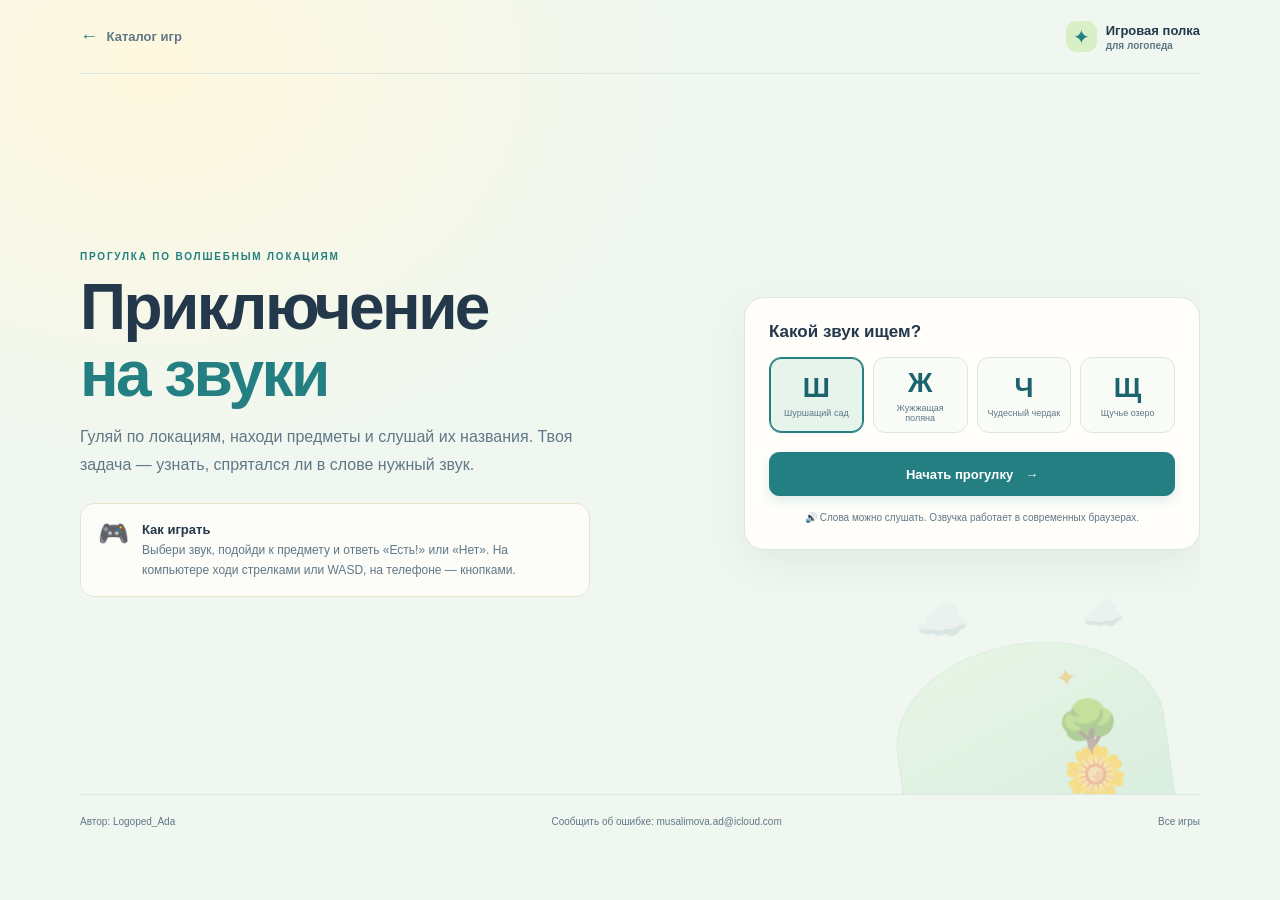
<file: games/zvukovoe-priklyuchenie/index.html>
<!doctype html>
<html lang="ru">
<head>
  <meta charset="utf-8">
  <meta name="viewport" content="width=device-width, initial-scale=1">
  <meta name="theme-color" content="#183c51">
  <meta name="description" content="Исследуй яркие 2D-локации и ищи звуки Ш, Ж, Ч и Щ в названиях предметов.">
  <title>Приключение на звуки — Игровая полка</title>
  <link rel="stylesheet" href="styles.css">
  <script src="game.js" defer></script>
</head>
<body>
  <a class="skip-link" href="#main">Перейти к игре</a>
  <div class="page-shell">
    <header class="game-header">
      <a class="back-link" href="../../index.html#catalog"><span aria-hidden="true">←</span> Каталог игр</a>
      <a class="brand" href="../../index.html" aria-label="Игровая полка для логопеда">
        <span class="brand-icon" aria-hidden="true">✦</span>
        <span>Игровая полка<small>для логопеда</small></span>
      </a>
    </header>
    <main id="main">
      <section class="intro screen" id="intro-screen" aria-labelledby="game-title">
        <div class="intro-copy">
          <p class="eyebrow">ПРОГУЛКА ПО ВОЛШЕБНЫМ ЛОКАЦИЯМ</p>
          <h1 id="game-title">Приключение<br><span>на звуки</span></h1>
          <p class="intro-description">Гуляй по локациям, находи предметы и слушай их названия. Твоя задача — узнать, спрятался ли в слове нужный звук.</p>
          <div class="how-to-play">
            <span class="how-icon" aria-hidden="true">🎮</span>
            <p><strong>Как играть</strong><br>Выбери звук, подойди к предмету и ответь «Есть!» или «Нет». На компьютере ходи стрелками или WASD, на телефоне — кнопками.</p>
          </div>
        </div>
        <div class="sound-picker">
          <p class="picker-title">Какой звук ищем?</p>
          <div class="sound-list" id="sound-list" role="group" aria-label="Выбери звук для приключения"></div>
          <button class="primary-button" id="start-button" type="button">Начать прогулку <span aria-hidden="true">→</span></button>
          <p class="voice-note">🔊 Слова можно слушать. Озвучка работает в современных браузерах.</p>
        </div>
        <div class="intro-art" aria-hidden="true"><span class="art-cloud cloud-one">☁️</span><span class="art-cloud cloud-two">☁️</span><span class="art-island">🌳<br>🌼</span><span class="art-star">✦</span></div>
      </section>

      <section class="play-screen screen" id="play-screen" hidden aria-labelledby="room-title">
        <div class="play-heading">
          <div>
            <p class="eyebrow" id="level-label">ЛОКАЦИЯ 1 ИЗ 4</p>
            <h1 id="room-title">Звук Ш</h1>
          </div>
          <div class="play-actions">
            <button class="quiet-button fullscreen-button" id="fullscreen-button" type="button" aria-label="На весь экран" aria-pressed="false">⛶ <span>На весь экран</span></button>
            <button class="quiet-button" id="choose-sound-button" type="button">← Выбрать звук</button>
          </div>
        </div>
        <div class="score-row">
          <div class="progress-label"><span id="progress-copy">Предмет 1 из 8</span><span id="score-copy">⭐ 0</span></div>
          <div class="progress-track" id="progress-track" role="progressbar" aria-label="Прогресс локации" aria-valuemin="0" aria-valuemax="8" aria-valuenow="0"><span id="progress-fill"></span></div>
        </div>
        <p class="room-instruction" id="room-instruction">Найди предмет в локации. Подойди поближе и нажми на него, чтобы ответить.</p>
        <div class="stage-shell">
          <div class="stage" id="stage" aria-label="2D-локация для исследования">
            <div class="world" id="world">
              <div class="garden-scene" aria-hidden="true">
                <svg class="garden-path" viewBox="0 0 1000 760" preserveAspectRatio="none">
                  <path class="path-shadow" d="M500 780C450 680 570 620 505 520S370 430 435 340 565 260 500 170 475 135 520 120"/>
                  <path class="path-surface" d="M500 780C450 680 570 620 505 520S370 430 435 340 565 260 500 170 475 135 520 120"/>
                  <path class="path-highlight" d="M500 780C450 680 570 620 505 520S370 430 435 340 565 260 500 170 475 135 520 120"/>
                </svg>
                <span class="garden-cloud cloud-left"></span>
                <span class="garden-cloud cloud-right"></span>
                <div class="garden-tree tree-back-left"><span class="tree-trunk"></span><span class="tree-crown crown-back"></span><span class="tree-crown crown-mid"></span><span class="tree-crown crown-top"></span></div>
                <div class="garden-tree tree-back-right"><span class="tree-trunk"></span><span class="tree-crown crown-back"></span><span class="tree-crown crown-mid"></span><span class="tree-crown crown-top"></span></div>
                <div class="garden-tree tree-front-left"><span class="tree-trunk"></span><span class="tree-crown crown-back"></span><span class="tree-crown crown-mid"></span><span class="tree-crown crown-top"></span></div>
                <div class="garden-tree tree-front-right"><span class="tree-trunk"></span><span class="tree-crown crown-back"></span><span class="tree-crown crown-mid"></span><span class="tree-crown crown-top"></span></div>
                <div class="garden-tree tree-middle-left"><span class="tree-trunk"></span><span class="tree-crown crown-back"></span><span class="tree-crown crown-mid"></span><span class="tree-crown crown-top"></span></div>
                <div class="garden-tree tree-middle-right"><span class="tree-trunk"></span><span class="tree-crown crown-back"></span><span class="tree-crown crown-mid"></span><span class="tree-crown crown-top"></span></div>
                <div class="garden-tree tree-far-left"><span class="tree-trunk"></span><span class="tree-crown crown-back"></span><span class="tree-crown crown-mid"></span><span class="tree-crown crown-top"></span></div>
                <div class="garden-tree tree-far-right"><span class="tree-trunk"></span><span class="tree-crown crown-back"></span><span class="tree-crown crown-mid"></span><span class="tree-crown crown-top"></span></div>
                <span class="garden-flower flower-left"><i></i><i></i><i></i><i></i><i></i><b></b></span>
                <span class="garden-flower flower-right"><i></i><i></i><i></i><i></i><i></i><b></b></span>
                <span class="garden-rock rock-left"></span>
                <span class="garden-rock rock-right"></span>
              </div>
              <div class="meadow-scene" aria-hidden="true">
                <span class="meadow-sun"></span><span class="meadow-hill hill-far"></span><span class="meadow-hill hill-near"></span>
                <span class="meadow-fence fence-left"></span><span class="meadow-fence fence-right"></span>
                <span class="meadow-butterfly butterfly-one">✦</span><span class="meadow-butterfly butterfly-two">✦</span>
                <span class="meadow-flower flower-one">✿</span><span class="meadow-flower flower-two">✿</span><span class="meadow-flower flower-three">✿</span>
              </div>
              <div class="attic-scene" aria-hidden="true">
                <span class="attic-beam beam-one"></span><span class="attic-beam beam-two"></span><span class="attic-beam beam-three"></span>
                <span class="attic-window"></span><span class="attic-shelf"></span>
                <span class="attic-box box-one"></span><span class="attic-box box-two"></span><span class="attic-lamp">✦</span>
              </div>
              <div class="lake-scene" aria-hidden="true">
                <span class="lake-sun"></span><span class="lake-hill hill-back"></span><span class="lake-hill hill-front"></span>
                <span class="lake-water"></span>
                <span class="lake-lily lily-one"></span><span class="lake-lily lily-two"></span><span class="lake-boat">⌁</span>
              </div>
              <div class="room-wall wall-back" aria-hidden="true"></div>
              <div class="room-wall wall-left" aria-hidden="true"></div>
              <div class="floor" aria-hidden="true"><span class="floor-sun"></span></div>
              <div class="scenery scenery-left potted-plant" aria-hidden="true"><i></i><i></i><i></i><b></b></div>
              <div class="scenery scenery-right window-model" aria-hidden="true"><i></i><i></i><i></i><i></i></div>
              <div class="objects" id="objects"></div>
              <div class="player" id="player" aria-label="Смайлик-исследователь" aria-hidden="true">
                <span class="player-smiley">😊</span>
              </div>
            </div>
            <div class="stage-hud">
              <div class="target-card">
                <span class="target-icon" aria-hidden="true">🔎</span>
                <span><small>ИЩЕМ ЗВУК</small><strong id="target-sound">Ш</strong></span>
                <button class="listen-target" id="listen-target" type="button" aria-label="Послушать звук">🔊</button>
              </div>
              <p class="stage-hint" id="stage-hint" role="status" aria-live="polite">Ищи предметы в локации!</p>
              <div class="nearby-card" id="nearby-card" hidden>
                <span id="nearby-name"></span>
                <button class="nearby-button" id="nearby-button" type="button">Исследовать</button>
              </div>
            </div>
          </div>
        </div>
        <div class="controls-row">
          <div class="movement-help"><span class="key-hint" aria-hidden="true">↑ ↓ ← →</span><span>или WASD</span><small>Иди к предмету</small></div>
          <div class="touch-controls" role="group" aria-label="Кнопки передвижения">
            <button type="button" data-move="up" aria-label="Идти вперёд">↑</button>
            <button type="button" data-move="left" aria-label="Идти влево">←</button>
            <button type="button" data-move="down" aria-label="Идти назад">↓</button>
            <button type="button" data-move="right" aria-label="Идти вправо">→</button>
          </div>
          <p class="distance-hint" id="distance-hint">Подойди к любому предмету</p>
        </div>
        <section class="answer-card" id="answer-card" hidden aria-labelledby="question-title">
          <div class="answer-object" id="answer-object" aria-hidden="true"></div>
          <div class="answer-content">
            <p class="eyebrow">ПОСЛУШАЙ И ПОДУМАЙ</p>
            <h2 id="question-title">Что это за предмет?</h2>
            <button class="word-button" id="listen-word" type="button"><span aria-hidden="true">🔊</span> Послушать слово</button>
            <div class="answer-buttons" id="answer-buttons">
              <button class="answer-button yes-button" type="button" data-answer="yes">Есть звук <span id="yes-sound">Ш</span>!</button>
              <button class="answer-button no-button" type="button" data-answer="no">Нет звука <span id="no-sound">Ш</span></button>
            </div>
            <p class="feedback" id="feedback" role="status" aria-live="assertive" hidden></p>
          </div>
          <button class="close-answer" id="close-answer" type="button" aria-label="Закрыть задание">×</button>
        </section>
      </section>

      <section class="finish-screen screen" id="finish-screen" hidden aria-labelledby="finish-title">
        <span class="finish-art" aria-hidden="true">🏆</span>
        <p class="eyebrow">ЛОКАЦИЯ ИССЛЕДОВАНА!</p>
        <h1 id="finish-title">Отличная работа!</h1>
        <p class="finish-copy" id="finish-copy"></p>
        <div class="finish-actions">
          <button class="primary-button" id="next-sound-button" type="button">Следующий звук <span aria-hidden="true">→</span></button>
          <button class="quiet-button" id="restart-button" type="button">Выбрать другой звук</button>
        </div>
      </section>
    </main>
    <footer class="game-footer">
      <span>Автор: Logoped_Ada</span>
      <a href="mailto:musalimova.ad@icloud.com?subject=%D0%9E%D1%88%D0%B8%D0%B1%D0%BA%D0%B0%20%D0%B2%20%D0%B8%D0%B3%D1%80%D0%B5%20%C2%AB%D0%9F%D1%80%D0%B8%D0%BA%D0%BB%D1%8E%D1%87%D0%B5%D0%BD%D0%B8%D0%B5%20%D0%BD%D0%B0%20%D0%B7%D0%B2%D1%83%D0%BA%D0%B8%C2%BB">Сообщить об ошибке: musalimova.ad@icloud.com</a>
      <a href="../../index.html#catalog">Все игры</a>
    </footer>
  </div>
</body>
</html>
</file>
<file: styles.css>
:root {
  color-scheme: light;
  --bg: #fff3e7;
  --surface: #fffaf3;
  --text: #34231d;
  --muted: #765d52;
  --subtle: #97796d;
  --accent: #d95f3f;
  --lime: #c7e85a;
  --sky: #69c5e8;
  --line: rgba(95, 55, 39, .16);
  font-family: system-ui, -apple-system, "Segoe UI", sans-serif;
  font-synthesis: none;
  text-rendering: optimizeLegibility;
  -webkit-font-smoothing: antialiased;
}

* { box-sizing: border-box; }
html { scroll-behavior: smooth; scroll-padding-top: 24px; }
body { margin: 0; min-width: 320px; background: radial-gradient(ellipse at 83% 12%, rgba(105, 197, 232, .24), transparent 34rem), var(--bg); color: var(--text); }
a { color: inherit; }
button, input { font: inherit; }
.page-shell { width: min(1120px, calc(100% - 64px)); margin: 0 auto; }
.skip-link { position: absolute; z-index: 10; top: 12px; left: 12px; padding: 10px 14px; border-radius: 8px; background: var(--accent); color: #fffaf3; transform: translateY(-160%); }
.skip-link:focus { transform: translateY(0); }
.site-header { height: 82px; display: flex; align-items: center; justify-content: space-between; border-bottom: 1px solid var(--line); }
.brand { display: inline-flex; align-items: center; gap: 11px; text-decoration: none; font-size: 15px; font-weight: 800; letter-spacing: -.7px; }
.brand-name { display: grid; gap: 1px; }
.brand-light { color: var(--muted); font-size: 11px; font-weight: 600; letter-spacing: 0; }
.brand-mark { width: 36px; height: 36px; flex: 0 0 auto; }
.header-link, .back-top { color: var(--muted); font-size: 13px; text-decoration: none; transition: color .2s; }
.header-link span { padding-left: 6px; color: var(--accent); }
.header-link:hover, .back-top:hover { color: var(--accent); }

.hero { position: relative; min-height: 500px; display: flex; align-items: center; overflow: hidden; border-bottom: 1px solid var(--line); }
.hero-copy { position: relative; z-index: 1; width: 58%; padding: 56px 0 72px; }
.eyebrow { margin: 0 0 20px; color: var(--accent); font-size: 10px; font-weight: 700; letter-spacing: 2px; }
.eyebrow-dot { display: inline-block; width: 7px; height: 7px; margin-right: 7px; border-radius: 50%; background: var(--lime); box-shadow: 0 0 12px rgba(199, 232, 90, .8); }
h1, h2 { letter-spacing: -2.8px; }
h1 { margin: 0; font-size: clamp(42px, 6vw, 72px); font-weight: 750; line-height: 1.08; }
h1 span, h2 span { color: var(--accent); }
.hero-description { max-width: 430px; margin: 22px 0 28px; color: var(--muted); font-size: 15px; line-height: 1.8; }
.primary-button { display: inline-flex; align-items: center; gap: 22px; padding: 14px 18px; border: 1px solid var(--accent); border-radius: 7px; background: var(--accent); color: #fffaf3; font-size: 13px; font-weight: 700; text-decoration: none; transition: background .2s, transform .2s; }
.primary-button:hover { background: #bd472d; transform: translateY(-2px); }
.primary-button span { font-size: 17px; }
.hero-art { position: absolute; top: 50%; right: 3%; width: 380px; height: 380px; transform: translateY(-50%); }
.art-orbit { position: absolute; inset: 12%; border: 1px solid rgba(217, 95, 63, .35); border-radius: 50%; transform: rotate(-27deg) scaleY(.39); }
.orbit-two { inset: 5%; border-color: rgba(105, 197, 232, .55); transform: rotate(38deg) scaleY(.54); }
.art-planet { position: absolute; top: 17%; left: 23%; width: 210px; height: 210px; display: grid; place-items: center; border: 1px solid rgba(255,255,255,.65); border-radius: 50%; background: radial-gradient(circle at 34% 26%, #fff1a8 0, rgba(255,222,105,.8) 12%, transparent 28%), radial-gradient(ellipse at 60% 67%, #69c5e8 0, #398cb1 38%, transparent 70%), linear-gradient(140deg, #ef7652, #c94730 74%); box-shadow: 0 0 90px rgba(217,95,63,.3), inset -18px -14px 36px rgba(111,39,26,.36); transform: rotate(-18deg); }
.art-planet::before, .art-planet::after { position: absolute; content: ""; width: 250px; height: 47px; border: 7px solid rgba(199,232,90,.9); border-right-color: rgba(199,232,90,.3); border-left-color: rgba(199,232,90,.3); border-radius: 50%; transform: rotate(-28deg); }
.art-planet::after { width: 277px; height: 59px; border-width: 1px; border-color: rgba(52,35,29,.32); }
.art-planet span { z-index: 1; color: #fffaf3; font-size: 15px; font-weight: 800; letter-spacing: 5px; transform: rotate(18deg); }
.art-star { position: absolute; z-index: 2; color: var(--lime); text-shadow: 0 0 22px rgba(199,232,90,.8); }
.star-one { top: 18%; right: 15%; font-size: 24px; }
.star-two { bottom: 23%; left: 8%; color: var(--sky); font-size: 28px; }
.art-caption { position: absolute; right: 0; bottom: 10%; color: var(--accent); font-size: 9px; font-weight: 700; letter-spacing: 2px; line-height: 1.9; text-align: right; transform: rotate(-8deg); }
.art-caption span { color: var(--muted); }
.hero-bottom { position: absolute; right: 0; bottom: 20px; left: 0; display: flex; justify-content: space-between; color: var(--subtle); font-size: 9px; font-weight: 600; letter-spacing: 1.5px; }
.hero-counter { color: var(--muted); }
.hero-counter span { color: var(--accent); }

.catalog-section { padding: 82px 0 90px; }
.section-heading { display: flex; align-items: end; justify-content: space-between; margin-bottom: 32px; }
.section-eyebrow { margin-bottom: 10px; color: var(--subtle); }
h2 { margin: 0; font-size: 42px; font-weight: 700; letter-spacing: -2px; }
.section-note { margin: 0 0 7px; color: var(--muted); font-size: 13px; }
.catalog-tools { display: flex; align-items: center; justify-content: space-between; gap: 20px; margin-bottom: 19px; }
.filters { display: flex; flex-wrap: wrap; gap: 8px; }
.filter-button { min-height: 36px; padding: 0 14px; border: 1px solid var(--line); border-radius: 20px; background: transparent; color: var(--muted); cursor: pointer; font-size: 11px; transition: .2s; }
.filter-button:hover { border-color: var(--sky); color: var(--text); }
.filter-button[aria-pressed="true"] { border-color: var(--accent); background: rgba(217,95,63,.12); color: var(--accent); }
.search-box { width: 220px; min-width: 190px; height: 39px; display: flex; align-items: center; gap: 9px; padding: 0 10px; border: 1px solid var(--line); border-radius: 6px; background: rgba(255,255,255,.025); }
.search-box:focus-within { border-color: var(--sky); }
.search-box svg { width: 16px; height: 16px; fill: none; stroke: var(--subtle); stroke-width: 1.7; }
.search-box input { width: 100%; min-width: 0; border: 0; outline: 0; background: transparent; color: var(--text); font-size: 11px; }
.search-box input::placeholder { color: var(--subtle); }
.search-box kbd { padding: 2px 5px; border: 1px solid var(--line); border-radius: 3px; color: var(--subtle); font-size: 10px; }
.demo-notice { margin: 0 0 22px; color: var(--subtle); font-size: 11px; }
.demo-notice > span { margin-right: 5px; color: var(--accent); }
.demo-notice code { color: var(--muted); font-size: 10px; }
.games-grid { display: grid; grid-template-columns: repeat(3, minmax(0, 1fr)); gap: 18px; }
.game-card { min-width: 0; overflow: hidden; border: 1px solid var(--line); border-radius: 9px; background: var(--surface); box-shadow: 0 5px 16px rgba(105, 61, 43, .06); transition: transform .25s, border-color .25s; }
.game-card:hover { transform: translateY(-4px); border-color: var(--sky); }
.game-cover { position: relative; height: 170px; display: grid; place-items: center; overflow: hidden; isolation: isolate; }
.game-cover::before, .game-cover::after { position: absolute; z-index: -1; content: ""; border: 1px solid rgba(255,255,255,.18); border-radius: 50%; }
.game-cover::before { width: 220px; height: 220px; }
.game-cover::after { width: 160px; height: 160px; border-style: dashed; opacity: .7; }
.cover-symbol { color: rgba(255,255,255,.9); font-size: 54px; filter: drop-shadow(0 8px 18px rgba(0,0,0,.35)); }
.treasure-chest { width: min(124px, 68%); height: 124px; overflow: visible; filter: drop-shadow(0 8px 8px rgba(68, 34, 17, .24)); }
.adventure-cover-art { width: min(260px, 78%); height: 155px; overflow: visible; filter: drop-shadow(0 8px 10px rgba(29,72,65,.2)); }
.cover-index { position: absolute; top: 13px; left: 14px; color: rgba(52,35,29,.78); font-size: 9px; font-weight: 700; letter-spacing: 1px; }
.cover-tag { position: absolute; right: 12px; bottom: 12px; padding: 5px 8px; border: 1px solid rgba(52,35,29,.2); border-radius: 4px; background: rgba(255,250,243,.78); color: #34231d; font-size: 8px; letter-spacing: 1px; text-transform: uppercase; }
.game-info { padding: 16px 16px 14px; }
.game-meta { display: flex; align-items: center; justify-content: space-between; gap: 8px; margin-bottom: 8px; color: var(--subtle); font-size: 9px; }
.game-genre { color: #b7472f; letter-spacing: .8px; text-transform: uppercase; }
.game-title { overflow: hidden; margin: 0 0 5px; font-size: 16px; font-weight: 700; letter-spacing: -.4px; text-overflow: ellipsis; white-space: nowrap; }
.game-description { min-height: 36px; margin: 0; color: var(--muted); font-size: 11px; line-height: 1.6; }
.card-link { display: inline-flex; align-items: center; gap: 7px; margin-top: 14px; color: var(--text); font-size: 10px; font-weight: 600; text-decoration: none; }
.card-link span { color: var(--accent); transition: transform .2s; }
.card-link:hover { color: var(--accent); }
.card-link:hover span { transform: translate(2px,-2px); }
.empty-state { padding: 42px 12px; color: var(--muted); text-align: center; font-size: 13px; }
.site-footer { min-height: 85px; display: grid; grid-template-columns: auto 1fr auto auto; align-items: center; gap: 14px 22px; padding: 16px 0; border-top: 1px solid var(--line); }
.footer-brand { font-size: 13px; }
.footer-brand .brand-mark { width: 32px; height: 32px; }
.site-footer p { margin: 0; color: var(--muted); font-size: 11px; }
.site-footer p span { padding-left: 4px; color: var(--accent); font-weight: 700; }
.contact-links { display: flex; flex-wrap: wrap; align-items: center; justify-content: center; gap: 8px 16px; }
.contact-links a { color: var(--muted); font-size: 10px; text-decoration: none; }
.contact-links a span { color: var(--text); }
.contact-links a:hover, .contact-links a:hover span { color: var(--accent); }
.visually-hidden { position: absolute; width: 1px; height: 1px; overflow: hidden; clip: rect(0,0,0,0); white-space: nowrap; clip-path: inset(50%); }
:focus-visible { outline: 2px solid #2486aa; outline-offset: 4px; }

@media (max-width: 800px) {
  .page-shell { width: min(calc(100% - 40px), 680px); }
  .hero { min-height: 470px; }
  .hero-copy { width: 68%; }
  .hero-art { right: -17%; opacity: .66; transform: translateY(-50%) scale(.82); }
  .games-grid { grid-template-columns: repeat(2, minmax(0,1fr)); gap: 14px; }
  .game-cover { height: 150px; }
  .section-note { max-width: 190px; text-align: right; line-height: 1.6; }
}
@media (max-width: 560px) {
  .page-shell { width: calc(100% - 36px); }
  .site-header { height: 68px; }
  .hero { min-height: 470px; align-items: flex-start; }
  .hero-copy { width: 100%; padding-top: 63px; }
  h1 { font-size: clamp(41px,11vw,57px); letter-spacing: -2.4px; }
  .hero-description { max-width: 310px; font-size: 13px; }
  .hero-art { top: auto; right: -113px; bottom: -74px; transform: scale(.65); transform-origin: bottom right; opacity: .43; }
  .hero-bottom { bottom: 17px; font-size: 8px; letter-spacing: .8px; }
  .catalog-section { padding: 60px 0 66px; }
  .section-heading { align-items: flex-start; flex-direction: column; gap: 8px; margin-bottom: 24px; }
  h2 { font-size: 36px; }
  .section-note { max-width: none; margin: 0; text-align: left; }
  .catalog-tools { align-items: stretch; flex-direction: column-reverse; gap: 14px; }
  .search-box { width: 100%; }
  .filters { gap: 7px; }
  .filter-button { min-height: 34px; padding: 0 12px; font-size: 10px; }
  .games-grid { gap: 10px; }
  .game-cover { height: 115px; }
  .cover-symbol { font-size: 42px; }
  .cover-index { top: 9px; left: 9px; font-size: 8px; }
  .cover-tag { right: 8px; bottom: 8px; padding: 4px 6px; font-size: 7px; }
  .game-info { padding: 12px 11px; }
  .game-meta { font-size: 8px; }
  .game-title { font-size: 14px; }
  .game-description { min-height: 48px; font-size: 10px; }
  .card-link { margin-top: 11px; font-size: 9px; }
  .site-footer { min-height: 76px; grid-template-columns: 1fr auto; gap: 14px 8px; }
  .footer-brand { gap: 8px; font-size: 12px; }
  .footer-brand .brand-mark { width: 30px; height: 30px; }
  .contact-links { grid-column: 1 / -1; justify-content: flex-start; gap: 10px 16px; }
  .contact-links a { font-size: 10px; }
  .site-footer p:not(.author-credit) { display: none; }
  .author-credit { grid-column: 1; grid-row: 3; white-space: nowrap; font-size: 9px !important; }
  .back-top { font-size: 10px; white-space: nowrap; }
}
@media (prefers-reduced-motion: reduce) {
  *, *::before, *::after { scroll-behavior: auto !important; transition-duration: .01ms !important; animation-duration: .01ms !important; }
}
</file>
<file: games/zvukovoe-priklyuchenie/styles.css>
:root {
  color-scheme: light;
  font-family: "Trebuchet MS", "Segoe UI", sans-serif;
  color: #23384a;
  background: #f0f7f0;
  font-synthesis: none;
  text-rendering: optimizeLegibility;
  -webkit-font-smoothing: antialiased;
  --ink: #23384a;
  --muted: #607786;
  --teal: #247f83;
  --teal-dark: #1c646d;
  --coral: #f17d63;
  --yellow: #ffd76b;
  --line: #dce8df;
  --surface: #fffefa;
}

* { box-sizing: border-box; }
body { min-width: 320px; min-height: 100vh; margin: 0; background: radial-gradient(ellipse at 12% 8%, #fff8df 0, transparent 33rem), #f0f7f0; }
button, a { font: inherit; }
button { color: inherit; }
a { color: inherit; }
.page-shell { width: min(1120px, calc(100% - 48px)); margin: 0 auto; }
.skip-link { position: absolute; z-index: 20; top: 10px; left: 10px; padding: 10px 14px; border-radius: 8px; background: var(--teal-dark); color: white; transform: translateY(-160%); }
.skip-link:focus { transform: translateY(0); }
.game-header { height: 74px; display: flex; align-items: center; justify-content: space-between; border-bottom: 1px solid var(--line); }
.back-link { color: var(--muted); font-size: 13px; font-weight: 700; text-decoration: none; }
.back-link span { padding-right: 5px; color: var(--teal); font-size: 18px; vertical-align: -1px; }
.brand { display: flex; align-items: center; gap: 9px; color: var(--ink); font-size: 13px; font-weight: 800; text-decoration: none; }
.brand small { display: block; margin-top: 2px; color: var(--muted); font-size: 10px; font-weight: 600; }
.brand-icon { width: 31px; height: 31px; display: grid; place-items: center; border-radius: 10px; background: #d9efc6; color: var(--teal); font-size: 20px; }
.screen { padding: 36px 0 56px; }
.screen[hidden], [hidden] { display: none !important; }
.intro { min-height: min(720px, calc(100vh - 130px)); display: grid; grid-template-columns: minmax(0, 1fr) minmax(290px, .75fr); align-content: center; align-items: center; gap: 28px 56px; position: relative; overflow: hidden; }
.intro-copy, .sound-picker { position: relative; z-index: 1; }
.eyebrow { margin: 0 0 12px; color: var(--teal); font-size: 10px; font-weight: 800; letter-spacing: 1.8px; }
h1, h2, p { margin-top: 0; }
h1 { margin-bottom: 16px; font-size: clamp(36px, 5.3vw, 64px); letter-spacing: -2.6px; line-height: 1.04; }
h1 span { color: var(--teal); }
.intro-description { max-width: 510px; margin-bottom: 24px; color: var(--muted); font-size: 16px; line-height: 1.75; }
.how-to-play { max-width: 510px; display: flex; align-items: flex-start; gap: 13px; padding: 15px 17px; border: 1px solid #e8e4ce; border-radius: 14px; background: rgba(255,254,250,.8); }
.how-icon { font-size: 25px; }
.how-to-play p { margin: 0; color: var(--muted); font-size: 12px; line-height: 1.65; }
.how-to-play strong { color: var(--ink); font-size: 13px; }
.sound-picker { padding: 24px; border: 1px solid var(--line); border-radius: 20px; background: var(--surface); box-shadow: 0 14px 40px rgba(37, 89, 84, .08); }
.picker-title { margin-bottom: 15px; font-size: 17px; font-weight: 800; }
.sound-list { display: grid; grid-template-columns: repeat(4, minmax(0, 1fr)); gap: 9px; margin-bottom: 19px; }
.sound-choice { min-height: 76px; display: grid; align-content: center; justify-items: center; gap: 4px; padding: 8px; border: 1px solid var(--line); border-radius: 12px; background: #f8fbf6; cursor: pointer; transition: .18s ease; }
.sound-choice:hover { border-color: #9fc9b5; transform: translateY(-2px); }
.sound-choice[aria-pressed="true"] { border-color: var(--teal); background: #e6f4eb; box-shadow: inset 0 0 0 1px var(--teal); }
.sound-letter { color: var(--teal-dark); font-size: 27px; font-weight: 800; }
.sound-room { color: var(--muted); font-size: 9px; }
.primary-button, .quiet-button { min-height: 44px; display: inline-flex; align-items: center; justify-content: center; gap: 12px; padding: 0 17px; border-radius: 10px; cursor: pointer; font-size: 13px; font-weight: 800; transition: .18s ease; }
.primary-button { border: 1px solid var(--teal); background: var(--teal); color: white; box-shadow: 0 5px 12px rgba(36,127,131,.14); }
.primary-button:hover { border-color: var(--teal-dark); background: var(--teal-dark); transform: translateY(-1px); }
.sound-picker > .primary-button { width: 100%; }
.voice-note { margin: 14px 0 0; color: var(--muted); font-size: 10px; line-height: 1.5; text-align: center; }
.intro-art { position: absolute; z-index: 0; right: 3%; bottom: -34px; width: 270px; height: 185px; border: 1px solid rgba(147,196,166,.4); border-radius: 55% 55% 20px 20px; background: linear-gradient(160deg, #dff2d9, #b9e3cb); opacity: .43; transform: rotate(-8deg); }
.art-cloud, .art-star, .art-island { position: absolute; }
.cloud-one { top: -60px; left: 35px; font-size: 43px; }
.cloud-two { top: -39px; right: 25px; font-size: 34px; }
.art-island { right: 43px; bottom: 21px; font-size: 52px; line-height: .9; }
.art-star { top: 24px; right: 80px; color: #e6aa36; font-size: 26px; }
.play-screen { max-width: 930px; margin: 0 auto; }
.play-heading { display: flex; align-items: center; justify-content: space-between; gap: 14px; margin-bottom: 18px; }
.play-actions { display: flex; align-items: center; flex-wrap: wrap; justify-content: flex-end; gap: 8px; }
.fullscreen-button { color: var(--teal-dark); }
.play-heading .eyebrow { margin-bottom: 4px; }
.play-heading h1 { margin: 0; font-size: clamp(29px, 5vw, 43px); letter-spacing: -1.7px; }
.quiet-button { border: 1px solid var(--line); background: var(--surface); color: var(--muted); }
.quiet-button:hover { border-color: #9fc9b5; color: var(--teal-dark); }
.score-row { margin-bottom: 12px; }
.progress-label { display: flex; justify-content: space-between; margin-bottom: 7px; color: var(--muted); font-size: 11px; font-weight: 700; }
.progress-label span:last-child { color: #a57420; }
.progress-track { height: 9px; overflow: hidden; border-radius: 8px; background: #dfeae1; }
.progress-track span { width: 0; height: 100%; display: block; border-radius: inherit; background: linear-gradient(90deg, #6bb799, #c6d95c); transition: width .25s ease; }
.room-instruction { margin: 0 0 12px; color: var(--muted); font-size: 12px; }
.stage-shell { padding: 7px; overflow: hidden; border: 1px solid #d5e4d7; border-radius: 20px; background: #e8f4e8; box-shadow: 0 12px 30px rgba(44,91,76,.08); }
.stage { position: relative; height: clamp(330px, 48vw, 470px); overflow: hidden; border-radius: 14px; background: radial-gradient(ellipse at 47% 25%, #f9f0cf 0, transparent 38%), linear-gradient(180deg, #bde8e5 0%, #d7eee1 47%, #c1e3be 100%); perspective: 900px; perspective-origin: 50% 66%; }
.world { position: absolute; inset: 0; transform: rotateX(45deg) scale(1.02); transform-origin: 50% 67%; transform-style: preserve-3d; }
.room-wall { position: absolute; background: linear-gradient(145deg,#fff3d4,#f6dfbd); box-shadow: inset 0 -7px rgba(145,107,79,.08); }
.wall-back { top: 4%; left: 10%; width: 80%; height: 43%; border: 2px solid rgba(158,122,87,.18); border-radius: 12px 12px 0 0; transform: translateZ(-34px); }
.wall-left { top: 8%; left: 3%; width: 9%; height: 40%; opacity: .62; transform: rotateY(-26deg) translateZ(-10px); transform-origin: right center; }
.floor { position: absolute; top: 42%; left: -10%; width: 120%; height: 82%; overflow: hidden; border: 3px solid rgba(157,179,128,.34); border-radius: 34px; background-color: #d5e9b9; background-image: linear-gradient(rgba(102,145,98,.12) 1px, transparent 1px), linear-gradient(90deg, rgba(102,145,98,.12) 1px, transparent 1px), linear-gradient(160deg,#dff0c6,#bddbaf); background-size: 45px 45px,45px 45px,auto; transform: translateZ(-38px); }
.floor-sun { position: absolute; top: 6%; left: 40%; width: 190px; height: 190px; border: 1px solid rgba(242,189,89,.3); border-radius: 50%; background: rgba(255,234,160,.28); }
.scenery { position: absolute; z-index: 1; top: 28%; transform: rotateX(-45deg) translateZ(8px); transform-style: preserve-3d; filter: drop-shadow(0 8px 3px rgba(58,93,63,.18)); }
.scenery-left { left: 7%; }
.scenery-right { right: 7%; }
.potted-plant { width: 52px; height: 65px; }
.potted-plant i { position: absolute; bottom: 20px; left: 23px; width: 13px; height: 31px; border: 1px solid #347350; border-radius: 100% 0 100% 0; background: linear-gradient(145deg,#b7e67f,#348552); box-shadow: inset 2px 2px rgba(255,255,255,.25), 2px 2px 0 rgba(43,99,62,.3); transform: translateZ(12px) rotate(-33deg); }
.potted-plant i:nth-child(2) { left: 10px; height: 27px; transform: translateZ(6px) rotate(-66deg); }
.potted-plant i:nth-child(3) { left: 31px; height: 29px; transform: translateZ(8px) rotate(29deg) scaleX(-1); }
.potted-plant b { position: absolute; bottom: 2px; left: 11px; width: 34px; height: 25px; border: 2px solid #9c573b; border-radius: 4px 4px 13px 13px; background: repeating-linear-gradient(90deg,rgba(255,255,255,.2) 0 3px,transparent 3px 8px),linear-gradient(90deg,#bd6848,#edaa70 45%,#a6533d); box-shadow: inset 3px 2px rgba(255,227,175,.35), 3px 5px 0 #824633; transform: translateZ(10px); }
.window-model { top: 17%; width: 64px; height: 70px; border: 5px solid #a36943; border-radius: 7px; background: linear-gradient(145deg,#91d9ed,#e1f4dc 70%); box-shadow: inset 4px 3px rgba(255,255,255,.62), 5px 7px 0 #79563e, 8px 12px 8px rgba(45,76,55,.18); transform: rotateX(-45deg) translateZ(-12px); }
.window-model i { position: absolute; top: 0; left: calc(50% - 2px); width: 4px; height: 100%; background: linear-gradient(90deg,#8b5a3b,#cc9461,#805237); }
.window-model i:nth-child(2) { top: calc(50% - 2px); left: 0; width: 100%; height: 4px; }
.window-model i:nth-child(3) { top: 8px; left: 7px; width: 12px; height: 8px; border-radius: 50%; background: rgba(255,255,255,.58); filter: blur(1px); }
.window-model i:nth-child(4) { top: auto; right: 7px; bottom: 6px; left: auto; width: 10px; height: 15px; border-radius: 50% 50% 0 0; background: linear-gradient(#73b881,#468053); }
.objects { position: absolute; inset: 0; z-index: auto; }
.object-button { position: absolute; z-index: 1; width: clamp(62px, 10vw, 84px); min-height: 78px; display: grid; align-content: center; justify-items: center; gap: 2px; padding: 5px 4px; border: 2px solid transparent; border-radius: 18px; background: rgba(255,254,250,.8); box-shadow: 0 9px 14px rgba(74,103,71,.18); cursor: pointer; transform: translate(-50%,-50%) rotateX(-45deg) translateZ(6px) scale(var(--depth-scale, 1)); transform-style: preserve-3d; transition: left .14s linear, top .14s linear, transform .15s, border-color .15s, opacity .2s; }
.object-button:hover, .object-button:focus-visible { border-color: #eab94e; transform: translate(-50%,-50%) rotateX(-45deg) translateZ(12px) scale(1.05); }
.object-button.is-near { border-color: #5da98b; box-shadow: 0 0 0 4px rgba(93,169,139,.2), 0 9px 14px rgba(74,103,71,.18); }
.object-button.is-found { opacity: .38; filter: grayscale(1); pointer-events: none; }
.object-model { position: relative; z-index: 1; width: 58px; height: 58px; display: grid; place-items: center; transform-style: preserve-3d; transform: translateZ(12px); }
.model-shell { position: relative; width: 45px; height: 43px; display: grid; place-items: center; border: 1px solid rgba(77,65,48,.32); border-radius: 35% 35% 30% 30%; background-color: var(--model-color); background-image: linear-gradient(145deg, rgba(255,255,255,.65), transparent 31%), radial-gradient(ellipse at 29% 26%, rgba(255,255,255,.5), transparent 37%), repeating-linear-gradient(35deg, rgba(50,45,33,.1) 0 1px, transparent 1px 5px), linear-gradient(145deg, color-mix(in srgb, var(--model-color), white 22%), color-mix(in srgb, var(--model-color), #29271f 15%)); box-shadow: inset 3px 3px 2px rgba(255,255,255,.35), inset -5px -5px 0 rgba(41,49,32,.16), 0 5px 0 color-mix(in srgb, var(--model-color), #30261f 35%), 0 10px 8px rgba(44,63,42,.25); transform: translateZ(10px); transform-style: preserve-3d; transition: transform .18s, filter .18s; }
.model-shell::before { position: absolute; inset: 3px; border: 1px solid rgba(255,255,255,.21); border-radius: inherit; background: repeating-linear-gradient(135deg, rgba(255,255,255,.13) 0 1px, transparent 1px 5px); content: ""; transform: translateZ(1px); }
.model-shell::after { position: absolute; top: 5px; left: 7px; width: 13px; height: 6px; border-radius: 50%; background: rgba(255,255,255,.47); content: ""; filter: blur(1px); transform: rotate(-24deg) translateZ(3px); }
.model-mark { position: relative; z-index: 2; display: block; font-size: 30px; line-height: 1; filter: drop-shadow(1px 2px 0 rgba(57,48,37,.28)); transform: translateZ(15px); }
.model-cap .model-shell { width: 49px; height: 35px; border-radius: 60% 60% 22% 22%; clip-path: polygon(8% 10%, 87% 0, 100% 70%, 67% 77%, 50% 100%, 37% 78%, 0 70%); }
.model-cat .model-shell, .model-fox .model-shell, .model-dog .model-shell { width: 43px; height: 42px; clip-path: polygon(0 26%, 13% 0, 39% 20%, 61% 20%, 87% 0, 100% 27%, 96% 74%, 79% 100%, 20% 100%, 3% 74%); }
.model-fox .model-shell { background-image: linear-gradient(145deg, #ffe2aa, transparent 35%), repeating-linear-gradient(35deg, rgba(67,43,24,.12) 0 1px, transparent 1px 5px), linear-gradient(145deg, #f8b65b, #b85b30); }
.model-pinecone .model-shell { border-radius: 48% 48% 40% 40%; background-image: radial-gradient(ellipse at 50% 20%, #dda366 0 4%, transparent 6%), radial-gradient(ellipse at 27% 38%, #e0ad6d 0 5%, transparent 7%), radial-gradient(ellipse at 70% 43%, #d29a5a 0 5%, transparent 7%), radial-gradient(ellipse at 42% 65%, #d5a064 0 5%, transparent 7%), linear-gradient(145deg,#a76a38,#613b29); background-size: 18px 16px, 16px 16px, 17px 18px, 16px 17px, auto; }
.model-house .model-shell { width: 47px; height: 43px; border-radius: 9px 9px 5px 5px; clip-path: polygon(0 36%, 50% 0, 100% 36%, 91% 36%, 91% 100%, 9% 100%, 9% 36%); }
.model-cup .model-shell, .model-soup .model-shell { width: 40px; height: 38px; border-radius: 7px 7px 15px 15px; background-image: linear-gradient(145deg,rgba(255,255,255,.58),transparent 32%), repeating-linear-gradient(0deg,rgba(255,255,255,.13) 0 2px,transparent 2px 8px), linear-gradient(145deg,color-mix(in srgb,var(--model-color),white 28%),color-mix(in srgb,var(--model-color),#28241e 18%)); }
.model-cup .model-shell::after, .model-soup .model-shell::after { top: 3px; left: 5px; width: 30px; height: 9px; border: 2px solid rgba(255,255,255,.58); border-radius: 50%; background: #d7ae70; }
.model-ball .model-shell { width: 44px; height: 44px; border-radius: 50%; background-image: radial-gradient(ellipse at 28% 22%, rgba(255,255,255,.8),transparent 35%), repeating-linear-gradient(55deg, transparent 0 10px, rgba(255,255,255,.48) 11px 15px, transparent 16px 22px), radial-gradient(circle at 65% 72%,color-mix(in srgb,var(--model-color),#1f4878 30%),var(--model-color)); box-shadow: inset -6px -8px 0 rgba(16,54,93,.25), 0 5px 0 color-mix(in srgb,var(--model-color),#233852 38%), 0 10px 8px rgba(44,63,42,.25); }
.model-pencil .model-shell, .model-key .model-shell, .model-toothbrush .model-shell { width: 19px; height: 48px; border-radius: 8px 8px 5px 5px; }
.model-pencil .model-shell { clip-path: polygon(0 20%,50% 0,100% 20%,100% 92%,50% 100%,0 92%); background-image: repeating-linear-gradient(90deg,rgba(255,255,255,.16) 0 3px,transparent 3px 8px),linear-gradient(90deg,#bd553c,var(--model-color),#f6bd63); transform: translateZ(10px) rotate(34deg); }
.model-pencil .model-mark { font-size: 17px; transform: translateZ(17px) rotate(-35deg); }
.model-owl .model-shell, .model-bear .model-shell, .model-frog .model-shell, .model-beetle .model-shell, .model-fish .model-shell { width: 44px; height: 41px; border-radius: 48% 48% 42% 42%; }
.model-owl .model-shell { background-image: radial-gradient(circle at 31% 44%,#fff5dc 0 17%,transparent 19%),radial-gradient(circle at 69% 44%,#fff5dc 0 17%,transparent 19%),repeating-linear-gradient(35deg,rgba(58,38,25,.12) 0 2px,transparent 2px 6px),linear-gradient(145deg,#bd9164,#72503d); }
.model-beetle .model-shell { width: 42px; height: 34px; border-radius: 55% 55% 42% 42%; background-image: linear-gradient(90deg,transparent 47%,rgba(27,65,50,.72) 48% 52%,transparent 53%),radial-gradient(ellipse at 30% 24%,#b0e98f,#56a96d 55%,#286b61); }
.model-frog .model-shell { background-image: radial-gradient(circle at 25% 7%,#dbff9a 0 12%,transparent 14%),radial-gradient(circle at 75% 7%,#dbff9a 0 12%,transparent 14%),radial-gradient(ellipse at 40% 34%,#9ddb60,#66b744 60%,#397b3a); }
.model-bear .model-shell { background-image: radial-gradient(circle at 10% 12%,#c88c61 0 14%,transparent 16%),radial-gradient(circle at 90% 12%,#c88c61 0 14%,transparent 16%),radial-gradient(ellipse at 35% 30%,#c99269,#805539 70%); }
.model-pajamas .model-shell, .model-coat .model-shell { width: 45px; height: 47px; border-radius: 48% 48% 15% 15%; clip-path: polygon(20% 0,42% 12%,58% 12%,80% 0,100% 25%,82% 40%,76% 34%,83% 100%,17% 100%,24% 34%,18% 40%,0 25%); background-image: repeating-linear-gradient(0deg,rgba(255,255,255,.24) 0 3px,transparent 3px 8px),linear-gradient(145deg,#b7a3df,var(--model-color),#62578d); }
.model-scissors .model-shell { width: 42px; height: 39px; border-radius: 20% 50% 30% 50%; clip-path: polygon(0 5%,42% 32%,53% 0,100% 0,66% 56%,100% 100%,65% 100%,49% 70%,0 92%,0 62%,40% 50%,0 34%); background-image: repeating-linear-gradient(135deg,rgba(255,255,255,.45) 0 2px,transparent 2px 6px),linear-gradient(145deg,#f5b5c8,var(--model-color),#87506e); }
.model-kettle .model-shell { width: 42px; height: 39px; border-radius: 43% 43% 36% 36%; background-image: radial-gradient(ellipse at 50% 4%,rgba(255,255,255,.75) 0 11%,transparent 13%),repeating-linear-gradient(30deg,rgba(255,255,255,.13) 0 2px,transparent 2px 7px),linear-gradient(145deg,#f3a27e,var(--model-color),#8d443a); }
.model-onion .model-shell { width: 40px; height: 45px; border-radius: 50% 50% 44% 44%; clip-path: polygon(50% 0,59% 14%,86% 22%,100% 50%,88% 85%,50% 100%,12% 85%,0 50%,14% 22%,41% 14%); background-image: repeating-linear-gradient(90deg,transparent 0 7px,rgba(255,255,255,.2) 8px 9px,transparent 10px 14px),radial-gradient(ellipse at 34% 24%,#e0b0d1,var(--model-color) 66%,#60456c); }
.model-key .model-shell { width: 17px; height: 48px; border: 5px solid #edc86a; border-radius: 50% 50% 3px 3px; background: linear-gradient(90deg,#a7752b,#ffe69a,#bd822a); transform: translateZ(10px) rotate(40deg); }
.model-key .model-mark { font-size: 16px; }
.model-fish .model-shell { width: 47px; height: 34px; border-radius: 50%; clip-path: polygon(0 50%,22% 19%,62% 8%,84% 26%,100% 0,96% 50%,100% 100%,82% 74%,61% 91%,24% 82%); background-image: repeating-linear-gradient(0deg,rgba(255,255,255,.16) 0 2px,transparent 2px 6px),radial-gradient(ellipse at 30% 22%,#a7e5d7,var(--model-color) 62%,#356b8b); }
.model-toothbrush .model-shell { width: 17px; height: 48px; border-radius: 9px 9px 8px 8px; background-image: repeating-linear-gradient(0deg,rgba(255,255,255,.42) 0 2px,transparent 2px 6px),linear-gradient(90deg,#43807b,#a4d5bb,var(--model-color)); transform: translateZ(10px) rotate(-27deg); }
.model-wave .model-shell { width: 47px; height: 37px; border-radius: 48% 48% 20% 20%; clip-path: polygon(0 36%,20% 27%,33% 35%,46% 22%,61% 31%,76% 18%,100% 30%,92% 100%,8% 100%); background-image: repeating-linear-gradient(0deg,rgba(255,255,255,.32) 0 3px,transparent 4px 9px),linear-gradient(145deg,#9adbf0,var(--model-color),#285e9a); }
.model-carrot .model-shell { width: 28px; height: 47px; border-radius: 38% 38% 55% 55%; clip-path: polygon(8% 0,92% 0,78% 66%,50% 100%,22% 66%); background-image: repeating-linear-gradient(165deg,transparent 0 7px,rgba(255,239,170,.65) 8px 9px,transparent 10px 14px),linear-gradient(90deg,#b6562e,#ffb348,var(--model-color)); transform: translateZ(10px) rotate(23deg); }
.model-mark { text-shadow: 0 1px rgba(255,255,255,.72); }
.object-name { max-width: 74px; overflow: hidden; color: #3a5660; font-size: 10px; font-weight: 800; text-overflow: ellipsis; white-space: nowrap; }
.player { position: absolute; z-index: 1; width: 52px; height: 65px; display: grid; place-items: center; pointer-events: none; transform: translate(-50%,-50%) rotateX(-45deg) translateZ(18px) scale(var(--depth-scale, 1)); transform-origin: 50% 70%; transition: left .12s linear, top .12s linear, transform .12s linear; }
.player-model { position: relative; width: 48px; height: 62px; transform-style: preserve-3d; }
.player-smiley { display: block; font-size: 39px; line-height: 1; filter: drop-shadow(0 3px 1px rgba(67,83,52,.28)); }
.explorer-shadow { position: absolute; bottom: -1px; left: 7px; width: 36px; height: 9px; border-radius: 50%; background: rgba(34,66,48,.3); filter: blur(3px); transform: rotateX(68deg) translateZ(-9px); }
.explorer-leg { position: absolute; z-index: 1; bottom: 1px; width: 13px; height: 18px; border: 1px solid #285a55; border-radius: 5px 5px 7px 7px; background: linear-gradient(90deg,#245e62,#78b7a0 44%,#347578); box-shadow: 2px 4px 0 #294f4e; transform: translateZ(8px); }
.leg-left { left: 13px; transform: translateZ(8px) rotate(-7deg); }
.leg-right { right: 12px; transform: translateZ(9px) rotate(6deg); }
.explorer-body { position: absolute; z-index: 2; top: 28px; left: 10px; width: 29px; height: 27px; border: 2px solid #b86848; border-radius: 10px 10px 7px 7px; background: repeating-linear-gradient(0deg,rgba(255,226,180,.15) 0 3px,transparent 3px 7px),linear-gradient(100deg,#d97c54,#f3a16a 47%,#bd6848); box-shadow: inset 3px 2px rgba(255,219,168,.38), 3px 4px 0 #96523c; transform: translateZ(10px); }
.explorer-pack { position: absolute; z-index: 1; top: 33px; left: 5px; width: 13px; height: 21px; border: 2px solid #634a35; border-radius: 6px 4px 5px 5px; background: repeating-linear-gradient(0deg,rgba(255,255,255,.2) 0 2px,transparent 2px 5px),linear-gradient(90deg,#855c38,#c08b4d); box-shadow: 2px 3px 0 #59452e; transform: translateZ(6px); }
.explorer-arm { position: absolute; z-index: 3; top: 31px; width: 11px; height: 23px; border: 1px solid #a85d43; border-radius: 7px; background: linear-gradient(90deg,#bb6948,#f1a06a); transform: translateZ(13px); }
.arm-left { left: 4px; transform: translateZ(13px) rotate(13deg); }
.arm-right { right: 3px; transform: translateZ(13px) rotate(-13deg); }
.explorer-head { position: absolute; z-index: 4; top: 10px; left: 11px; width: 28px; height: 27px; border: 2px solid #b87950; border-radius: 44% 44% 48% 48%; background: radial-gradient(ellipse at 31% 28%,#fff0c8,#ffd5a0 53%,#dc9a71); box-shadow: inset -3px -3px rgba(172,100,66,.16), 2px 4px 0 #a96a4d; transform: translateZ(17px); }
.explorer-head i { position: absolute; top: 11px; left: 6px; width: 3px; height: 4px; border-radius: 50%; background: #384b42; box-shadow: 9px 0 #384b42; }
.explorer-head b { position: absolute; bottom: 5px; left: 10px; width: 6px; height: 3px; border-bottom: 1px solid #a75e50; border-radius: 50%; }
.explorer-hat { position: absolute; z-index: 5; top: 4px; left: 7px; width: 36px; height: 15px; border: 2px solid #327154; border-radius: 16px 16px 4px 4px; background: repeating-linear-gradient(90deg,rgba(255,255,255,.2) 0 3px,transparent 3px 7px),linear-gradient(100deg,#397d5e,#77bb7d 55%,#3b825f); box-shadow: 0 4px 0 #2f674f; transform: translateZ(20px); }
.explorer-hat i { position: absolute; right: -5px; bottom: -4px; left: 4px; height: 5px; border-radius: 50%; background: linear-gradient(#85c987,#357550); }
.garden-scene { display: none; position: absolute; inset: 0; z-index: auto; pointer-events: none; }
.is-garden { background: linear-gradient(180deg, #92d8ea 0%, #c1e9dd 40%, #a9d68b 72%, #78bc71 100%); }
.is-garden .garden-scene { display: block; }
.is-garden .room-wall, .is-garden .scenery { display: none; }
.is-garden .floor { top: -5%; left: -20%; width: 140%; height: 145%; overflow: hidden; border: 0; border-radius: 38% 38% 0 0; background-color: #82c675; background-image: radial-gradient(ellipse at 18% 24%, rgba(244,239,135,.62) 0 2px, transparent 3px), radial-gradient(ellipse at 74% 44%, rgba(255,249,193,.8) 0 2px, transparent 3px), radial-gradient(ellipse at 38% 67%, rgba(247,238,137,.65) 0 2px, transparent 3px), linear-gradient(165deg, #a5db81, #63ad70 75%); background-size: 110px 90px, 130px 110px, 150px 100px, auto; box-shadow: inset 0 9px 18px rgba(47,126,69,.15); }
.garden-path { position: absolute; z-index: 1; inset: -5% -5% -8%; width: 110%; height: 115%; overflow: visible; pointer-events: none; transform: rotateX(-45deg) translateZ(-32px); }
.path-shadow { fill: none; stroke: rgba(66,98,51,.34); stroke-linecap: round; stroke-linejoin: round; stroke-width: 230; transform: translate(0 18px); }
.path-surface { fill: none; stroke: #b98e58; stroke-linecap: round; stroke-linejoin: round; stroke-width: 212; }
.path-highlight { fill: none; stroke: rgba(235,207,151,.47); stroke-linecap: round; stroke-linejoin: round; stroke-width: 8; stroke-dasharray: 4 22; }
.is-garden .floor-sun { top: 4%; left: 36%; width: 220px; height: 220px; border-color: rgba(255,244,164,.35); background: rgba(255,248,184,.18); }
.garden-cloud { position: absolute; z-index: 1; top: 6%; width: 68px; height: 22px; border: 1px solid rgba(112,177,192,.27); border-radius: 50px; background: linear-gradient(180deg,#fff,#d5f1f3); box-shadow: inset 0 4px 5px rgba(255,255,255,.7), 0 8px 8px rgba(71,142,163,.18); transform: translateZ(20px); }
.garden-cloud::before, .garden-cloud::after { position: absolute; bottom: 6px; border-radius: 50%; background: linear-gradient(145deg,#fff,#d7f0f3); content: ""; }
.garden-cloud::before { left: 11px; width: 29px; height: 29px; box-shadow: inset 2px 2px rgba(255,255,255,.65); transform: translateZ(5px); }
.garden-cloud::after { right: 8px; width: 22px; height: 22px; box-shadow: inset 2px 2px rgba(255,255,255,.7); transform: translateZ(3px); }
.cloud-left { left: 31%; }
.cloud-right { top: 11%; right: 24%; width: 53px; height: 18px; transform: scale(.8) translateZ(15px); }
.garden-tree { position: absolute; z-index: 1; width: 94px; height: 138px; transform: translate(-50%,-50%) rotateX(-45deg) translateZ(-18px) scale(var(--depth-scale, 1)); transform-origin: 50% 78%; transform-style: preserve-3d; filter: drop-shadow(0 9px 6px rgba(42,94,49,.2)); }
.tree-back-left { top: 22%; left: 12%; transform: translate(-50%,-50%) scale(calc(.82 * var(--depth-scale, 1))) rotateX(-45deg) translateZ(-18px); }
.tree-back-right { top: 20%; left: 88%; transform: translate(-50%,-50%) scale(calc(.94 * var(--depth-scale, 1))) rotateX(-45deg) translateZ(-18px); }
.tree-front-left { top: 66%; left: 8%; transform: translate(-50%,-50%) scale(calc(.88 * var(--depth-scale, 1))) rotateX(-45deg) translateZ(-18px); }
.tree-front-right { top: 65%; left: 92%; transform: translate(-50%,-50%) scale(calc(.78 * var(--depth-scale, 1))) rotateX(-45deg) translateZ(-18px); }
.tree-middle-left { top: 44%; left: 16%; transform: translate(-50%,-50%) scale(calc(.62 * var(--depth-scale, 1))) rotateX(-45deg) translateZ(-22px); }
.tree-middle-right { top: 42%; left: 84%; transform: translate(-50%,-50%) scale(calc(.68 * var(--depth-scale, 1))) rotateX(-45deg) translateZ(-22px); }
.tree-far-left { top: 13%; left: 31%; transform: translate(-50%,-50%) scale(calc(.57 * var(--depth-scale, 1))) rotateX(-45deg) translateZ(-24px); }
.tree-far-right { top: 14%; left: 69%; transform: translate(-50%,-50%) scale(calc(.6 * var(--depth-scale, 1))) rotateX(-45deg) translateZ(-24px); }
.tree-trunk { position: absolute; z-index: 1; top: 71px; left: 37px; width: 22px; height: 57px; border: 2px solid rgba(112,72,37,.25); border-radius: 6px 6px 9px 9px; background: linear-gradient(90deg, #81532e 0%, #bd8247 30%, #a56a39 72%, #704827 100%); box-shadow: inset 4px 0 rgba(248,197,115,.24), 7px 6px 0 rgba(99,64,37,.3); transform: translateZ(2px); }
.tree-crown { position: absolute; z-index: 2; display: block; border: 2px solid rgba(33,113,62,.36); border-radius: 50%; background: radial-gradient(ellipse at 33% 24%, #a8e97b 0, #57b75e 44%, #27864e 100%); box-shadow: inset -7px -8px 0 rgba(25,107,61,.19), inset 4px 5px 0 rgba(232,255,158,.18); }
.crown-back { top: 18px; left: 3px; width: 87px; height: 76px; background: radial-gradient(ellipse at 35% 20%, #8bd76e, #329b54 68%, #217444); transform: translateZ(-12px) scale(.93); }
.crown-mid { top: 9px; left: 13px; width: 72px; height: 71px; transform: translateZ(8px); }
.crown-top { top: 0; left: 27px; width: 45px; height: 49px; border-width: 1px; background: radial-gradient(ellipse at 32% 20%, #c2f28b, #70ca63 58%, #319452); transform: translateZ(17px); }
.garden-flower { position: absolute; z-index: 2; top: 42%; left: 21%; width: 31px; height: 34px; filter: drop-shadow(0 5px 3px rgba(43,111,53,.28)); transform: rotateX(-45deg) translateZ(-5px); transform-style: preserve-3d; }
.garden-flower::before { position: absolute; top: 17px; left: 14px; width: 3px; height: 19px; border-radius: 4px; background: linear-gradient(90deg,#397847,#8bc66b); content: ""; transform: translateZ(-1px); }
.garden-flower::after { position: absolute; top: 24px; left: 5px; width: 12px; height: 6px; border-radius: 100% 0 100% 0; background: linear-gradient(145deg,#b4de76,#4b9855); content: ""; transform: rotate(-20deg) translateZ(2px); }
.garden-flower i { position: absolute; z-index: 2; top: 1px; left: 10px; width: 11px; height: 15px; border: 1px solid rgba(194,115,81,.32); border-radius: 50%; background: radial-gradient(ellipse at 30% 25%,#fff5ce,#f3a5a1 70%,#df797d); box-shadow: inset 1px 2px rgba(255,255,255,.6), 1px 2px 2px rgba(94,71,56,.2); transform-origin: 50% 14px; }
.garden-flower i:nth-child(2) { transform: rotate(72deg); }
.garden-flower i:nth-child(3) { transform: rotate(144deg); }
.garden-flower i:nth-child(4) { transform: rotate(216deg); }
.garden-flower i:nth-child(5) { transform: rotate(288deg); }
.garden-flower b { position: absolute; z-index: 3; top: 8px; left: 13px; width: 7px; height: 7px; border: 1px solid #b68738; border-radius: 50%; background: radial-gradient(circle at 30% 25%,#fff2a1,#d99532 75%); box-shadow: 1px 2px 0 rgba(114,77,32,.3); transform: translateZ(4px); }
.flower-right { top: 48%; right: 19%; left: auto; transform: scale(.87) rotateX(-45deg) translateZ(-5px); }
.garden-rock { position: absolute; z-index: 2; top: 58%; width: 29px; height: 15px; border: 1px solid rgba(83,119,98,.32); border-radius: 55% 48% 35% 38%; background: linear-gradient(145deg, #e1e3bd, #8ea98c); box-shadow: 3px 4px 0 rgba(85,122,82,.35); transform: rotateX(-45deg) translateZ(-4px); }
.rock-left { left: 23%; }
.rock-right { right: 21%; top: 38%; transform: scale(.8) rotateX(-45deg) translateZ(-4px); }
.is-garden .objects { z-index: auto; }
.is-garden .object-button { width: clamp(70px, 10vw, 90px); min-height: 91px; overflow: visible; border: 1px solid transparent; border-radius: 12px; background: transparent; box-shadow: none; }
.is-garden .object-button::before { position: absolute; z-index: -1; right: 9px; bottom: 12px; left: 9px; height: 17px; border: 1px solid rgba(93,126,75,.38); border-radius: 50%; background: linear-gradient(180deg, #e7d89a, #9fbd76 68%, #729c61); box-shadow: 0 7px 0 #658d58, 0 10px 5px rgba(44,91,47,.3); content: ""; transform: rotateX(52deg) translateZ(-8px); transition: box-shadow .15s, transform .15s; }
.is-garden .object-button::after { position: absolute; z-index: -2; right: 13px; bottom: 2px; left: 13px; height: 11px; border-radius: 50%; background: rgba(40,91,49,.23); content: ""; filter: blur(4px); transform: rotateX(52deg); }
.is-garden .object-model { transform: translateZ(16px) scale(1.05); }
.is-garden .model-shell { box-shadow: inset 3px 3px 2px rgba(255,255,255,.45), inset -5px -5px 0 rgba(41,49,32,.18), 0 5px 0 color-mix(in srgb,var(--model-color),#30261f 35%), 0 12px 9px rgba(45,94,48,.32); }
.is-garden .object-name { position: relative; z-index: 2; max-width: 78px; padding: 2px 6px; border-radius: 8px; background: rgba(255,252,222,.92); box-shadow: 0 2px 3px rgba(60,102,57,.16); color: #355a3b; transform: translateZ(20px); }
.is-garden .object-button:hover, .is-garden .object-button:focus-visible { border-color: transparent; background: transparent; transform: translate(-50%,-50%) rotateX(-45deg) translateZ(12px) scale(calc(var(--depth-scale, 1) * 1.06)); }
.is-garden .object-button:hover .model-shell, .is-garden .object-button:focus-visible .model-shell { filter: brightness(1.08); transform: translateZ(13px) rotate(-4deg); }
.is-garden .object-button.is-near { border-color: transparent; box-shadow: none; }
.is-garden .object-button.is-near::before { box-shadow: 0 9px 0 #658d58, 0 12px 6px rgba(44,91,47,.34), 0 0 0 5px rgba(255,227,111,.48); transform: rotateX(52deg) translateZ(-8px) scale(1.08); }
.is-garden .object-button.is-found .model-shell { filter: grayscale(1) opacity(.56); }
.is-garden .player { z-index: 4; }
.is-garden .player-model { transform: scale(1.06); }
.is-garden .target-card { border-color: rgba(255,255,255,.95); }
.is-garden .listen-target { background: #e8f5db; }
.stage-hud { position: absolute; z-index: 6; inset: 12px 13px auto; display: grid; grid-template-columns: auto 1fr; align-items: start; gap: 8px; pointer-events: none; }
.target-card { width: max-content; min-width: 108px; display: flex; align-items: center; gap: 9px; padding: 7px 9px; border: 1px solid rgba(255,255,255,.9); border-radius: 13px; background: rgba(255,254,250,.93); box-shadow: 0 4px 12px rgba(48,83,68,.1); pointer-events: auto; }
.target-icon { font-size: 20px; }
.target-card small, .target-card strong { display: block; }
.target-card small { color: var(--muted); font-size: 8px; font-weight: 800; letter-spacing: .8px; }
.target-card strong { color: var(--teal-dark); font-size: 19px; }
.listen-target { width: 31px; height: 31px; margin-left: auto; border: 0; border-radius: 9px; background: #e8f4e8; cursor: pointer; }
.stage-hint { justify-self: center; max-width: min(100%, 360px); margin: 4px 0 0; padding: 7px 12px; border-radius: 16px; background: rgba(255,254,250,.9); color: #45636d; font-size: 10px; font-weight: 700; text-align: center; box-shadow: 0 2px 8px rgba(48,83,68,.08); }
.nearby-card { grid-column: 1 / -1; justify-self: center; display: flex; align-items: center; gap: 8px; padding: 6px 8px 6px 12px; border-radius: 12px; background: rgba(255,254,250,.96); color: var(--ink); font-size: 11px; font-weight: 700; box-shadow: 0 3px 12px rgba(48,83,68,.12); pointer-events: auto; }
.nearby-button { min-height: 31px; padding: 0 11px; border: 0; border-radius: 8px; background: var(--teal); color: white; cursor: pointer; font-size: 10px; font-weight: 800; }
.controls-row { min-height: 84px; display: flex; align-items: center; justify-content: space-between; gap: 18px; padding: 10px 8px 0; }
.movement-help { display: grid; grid-template-columns: auto auto; align-items: center; gap: 3px 8px; color: var(--muted); font-size: 10px; }
.key-hint { grid-row: span 2; padding: 6px 8px; border: 1px solid var(--line); border-radius: 8px; background: white; color: var(--teal-dark); font-weight: 800; }
.movement-help small { color: #81949b; font-size: 9px; }
.touch-controls { display: grid; grid-template-columns: repeat(3, 39px); grid-template-rows: repeat(2, 35px); gap: 3px; }
.touch-controls button { border: 1px solid #d8e6d9; border-radius: 9px; background: white; color: var(--teal-dark); cursor: pointer; font-size: 16px; font-weight: 800; touch-action: manipulation; }
.touch-controls button:first-child { grid-column: 2; }
.touch-controls button:nth-child(2) { grid-column: 1; grid-row: 2; }
.touch-controls button:nth-child(3) { grid-column: 2; grid-row: 2; }
.touch-controls button:nth-child(4) { grid-column: 3; grid-row: 2; }
.touch-controls button:active { background: #dff0e5; }
.distance-hint { margin: 0; color: var(--muted); font-size: 10px; text-align: right; }
.answer-card { position: relative; display: flex; align-items: center; gap: 18px; margin-top: 15px; padding: 20px 50px 20px 20px; border: 1px solid #dbe8da; border-radius: 18px; background: var(--surface); box-shadow: 0 8px 24px rgba(44,91,76,.07); }
.answer-object { width: 80px; height: 80px; flex: 0 0 auto; display: grid; place-items: center; border-radius: 17px; background: #eaf5df; font-size: 43px; }
.answer-content { flex: 1; }
.answer-content .eyebrow { margin-bottom: 5px; font-size: 9px; }
.answer-content h2 { margin: 0 0 8px; font-size: 18px; letter-spacing: -.3px; }
.word-button { margin-bottom: 10px; padding: 6px 9px; border: 0; border-radius: 8px; background: #eef5eb; color: var(--teal-dark); cursor: pointer; font-size: 11px; font-weight: 700; }
.answer-buttons { display: flex; flex-wrap: wrap; gap: 8px; }
.answer-button { min-height: 39px; padding: 0 13px; border: 1px solid transparent; border-radius: 9px; cursor: pointer; font-size: 11px; font-weight: 800; }
.yes-button { background: #dff2dc; color: #286d50; }
.no-button { border-color: #e1e9e9; background: #f5f8f6; color: #4f6570; }
.answer-button:hover { filter: brightness(.97); }
.feedback { margin: 10px 0 0; color: var(--teal-dark); font-size: 12px; font-weight: 800; }
.feedback.is-wrong { color: #bf634d; }
.close-answer { position: absolute; top: 9px; right: 11px; width: 33px; height: 33px; border: 0; border-radius: 9px; background: #f1f5ef; color: var(--muted); cursor: pointer; font-size: 20px; }
.finish-screen { min-height: min(690px, calc(100vh - 130px)); display: grid; align-content: center; justify-items: center; text-align: center; }
.finish-art { margin-bottom: 14px; font-size: 82px; filter: drop-shadow(0 9px 12px rgba(198,150,60,.2)); }
.finish-screen h1 { margin-bottom: 10px; font-size: clamp(37px, 6vw, 57px); }
.finish-copy { max-width: 430px; margin-bottom: 21px; color: var(--muted); font-size: 14px; line-height: 1.7; }
.finish-actions { display: flex; flex-wrap: wrap; justify-content: center; gap: 10px; }
.game-footer { min-height: 54px; display: flex; align-items: center; justify-content: space-between; gap: 12px; border-top: 1px solid var(--line); color: var(--muted); font-size: 10px; }
.game-footer > span span { color: #e2a72f; }
.game-footer a { text-decoration: none; }
.game-footer a:hover { color: var(--teal); }
:focus-visible { outline: 3px solid #e3a72d; outline-offset: 3px; }

#play-screen:fullscreen {
  display: flex;
  width: 100%;
  max-width: none;
  height: 100%;
  max-height: 100%;
  flex-direction: column;
  overflow: auto;
  margin: 0;
  padding: 14px clamp(16px, 3vw, 42px);
  background: #f0f7f0;
}
#play-screen:fullscreen .play-heading { flex: 0 0 auto; margin-bottom: 9px; }
#play-screen:fullscreen .score-row { flex: 0 0 auto; margin-bottom: 8px; }
#play-screen:fullscreen .room-instruction { flex: 0 0 auto; margin-bottom: 8px; }
#play-screen:fullscreen .stage-shell { min-height: 240px; flex: 1 1 auto; display: flex; }
#play-screen:fullscreen .stage { width: 100%; height: 100%; min-height: 240px; max-height: none; flex: 1 1 auto; }
#play-screen:fullscreen .controls-row { min-height: 70px; flex: 0 0 auto; }
#play-screen:fullscreen .answer-card { flex: 0 0 auto; max-width: 760px; align-self: center; }

@media (max-width: 760px) {
  .page-shell { width: min(100% - 32px, 600px); }
  .intro { min-height: auto; grid-template-columns: 1fr; gap: 24px; padding-top: 40px; }
  .intro-copy { max-width: 600px; }
  .intro-description { max-width: 520px; }
  .sound-picker { width: min(100%, 500px); }
  .intro-art { right: -20px; bottom: -20px; }
  .play-screen { padding-top: 28px; }
  .stage { height: clamp(330px, 62vw, 430px); }
  .play-actions { gap: 5px; }
  .play-actions .quiet-button { padding: 0 10px; font-size: 10px; }
}
@media (max-width: 480px) {
  .page-shell { width: calc(100% - 28px); }
  .game-header { height: 64px; }
  .back-link { font-size: 11px; }
  .brand { gap: 6px; font-size: 11px; }
  .brand-icon { width: 27px; height: 27px; }
  .screen { padding-top: 24px; padding-bottom: 34px; }
  .intro { padding-top: 34px; }
  .intro h1 { font-size: clamp(37px, 10vw, 48px); }
  .intro-description { font-size: 14px; }
  .sound-picker { padding: 18px; }
  .sound-choice { min-height: 69px; }
  .play-heading h1 { font-size: 31px; }
  .play-actions { flex-direction: column; align-items: stretch; }
  .play-actions .quiet-button { min-height: 34px; padding: 0 8px; font-size: 9px; }
  .fullscreen-button span { display: none; }
  .room-instruction { font-size: 11px; line-height: 1.5; }
  .stage-shell { padding: 4px; border-radius: 15px; }
  .stage { height: 370px; border-radius: 11px; }
  .stage-hud { inset: 8px 8px auto; grid-template-columns: auto 1fr; gap: 5px; }
  .target-card { min-width: 98px; gap: 6px; padding: 6px 7px; }
  .target-icon { font-size: 17px; }
  .target-card small { font-size: 7px; }
  .listen-target { width: 27px; height: 27px; }
  .stage-hint { max-width: 175px; padding: 6px 8px; font-size: 9px; }
  .object-button { width: 61px; min-height: 65px; border-radius: 14px; }
  .is-garden .object-button { width: 65px; min-height: 79px; }
  .object-model { transform: scale(.9) translateZ(10px); }
  .is-garden .object-model { transform: scale(.94) translateZ(12px); }
  .model-mark { font-size: 26px; }
  .is-garden .object-name { max-width: 59px; font-size: 8px; }
  .garden-tree { transform-origin: center; }
  .tree-middle-left { transform: translate(-50%,-50%) scale(calc(.48 * var(--depth-scale, 1))) rotateX(-45deg) translateZ(-22px); }
  .tree-middle-right { transform: translate(-50%,-50%) scale(calc(.52 * var(--depth-scale, 1))) rotateX(-45deg) translateZ(-22px); }
  .tree-far-left { transform: translate(-50%,-50%) scale(calc(.43 * var(--depth-scale, 1))) rotateX(-45deg) translateZ(-24px); }
  .tree-far-right { transform: translate(-50%,-50%) scale(calc(.46 * var(--depth-scale, 1))) rotateX(-45deg) translateZ(-24px); }
  .garden-flower { transform: scale(.84) rotateX(-45deg) translateZ(-5px); }
  .object-name { max-width: 55px; font-size: 9px; }
  .scenery { top: 26%; }
  .scenery-left { left: 2%; }
  .scenery-right { right: 2%; }
  .controls-row { min-height: 82px; gap: 8px; padding: 7px 1px 0; }
  .movement-help { gap: 3px 5px; font-size: 9px; }
  .key-hint { padding: 5px; font-size: 9px; }
  .touch-controls { grid-template-columns: repeat(3, 34px); grid-template-rows: repeat(2, 31px); gap: 2px; }
  .distance-hint { max-width: 90px; font-size: 9px; line-height: 1.4; }
  .answer-card { align-items: flex-start; gap: 10px; padding: 16px 38px 16px 12px; }
  .answer-object { width: 53px; height: 53px; border-radius: 12px; font-size: 30px; }
  .answer-content h2 { font-size: 16px; }
  .answer-button { min-height: 36px; padding: 0 9px; font-size: 10px; }
  .feedback { font-size: 11px; line-height: 1.5; }
  .game-footer { font-size: 9px; }
}
@media (prefers-reduced-motion: reduce) {
  *, *::before, *::after { scroll-behavior: auto !important; transition-duration: .01ms !important; animation-duration: .01ms !important; }
}

/* Flat, top-down 2D scene */
.stage { perspective: none; perspective-origin: center; background: linear-gradient(180deg,#bcecf1 0 34%,#9bd584 34% 100%); }
.world { transform: none; transform-origin: center; transform-style: flat; }
.room-wall { z-index: 0; background: #ffe8c7; box-shadow: none; }
.wall-back { top: 8%; left: 8%; width: 84%; height: 38%; border: 0; border-radius: 16px 16px 0 0; transform: none; }
.wall-left { top: 11%; left: 4%; width: 5%; height: 35%; opacity: .8; transform: none; }
.floor { z-index: 1; top: 43%; left: 0; width: 100%; height: 57%; border: 0; border-radius: 0; background-color: #d3eab3; background-image: linear-gradient(rgba(102,145,98,.1) 1px, transparent 1px),linear-gradient(90deg,rgba(102,145,98,.1) 1px,transparent 1px),linear-gradient(180deg,#d9edbd,#c5e1a8); background-size: 44px 44px,44px 44px,auto; transform: none; }
.floor-sun { display: none; }
.scenery { z-index: 2; filter: none; transform: none; transform-style: flat; }
.potted-plant i, .potted-plant i:nth-child(2), .potted-plant i:nth-child(3), .potted-plant b { transform: none; box-shadow: none; }
.potted-plant i:nth-child(2) { transform: rotate(-48deg); }
.potted-plant i:nth-child(3) { transform: scaleX(-1) rotate(-35deg); }
.window-model { transform: none; box-shadow: none; }
.objects { z-index: auto; }
.object-button, .is-garden .object-button { width: clamp(68px,9vw,82px); min-height: 76px; overflow: visible; border: 2px solid rgba(255,255,255,.92); border-radius: 16px; background: #fffdf4; box-shadow: 0 3px 0 rgba(68,112,68,.15); transform: translate(-50%,-50%); transform-style: flat; transition: left .14s linear,top .14s linear,transform .15s,border-color .15s,opacity .2s; }
.object-button:hover, .object-button:focus-visible, .is-garden .object-button:hover, .is-garden .object-button:focus-visible { border-color: #eab94e; background: #fffdf4; transform: translate(-50%,-50%) scale(1.06); }
.object-button.is-near, .is-garden .object-button.is-near { border-color: #5da98b; background: #fff9dc; box-shadow: 0 0 0 4px rgba(93,169,139,.2); }
.object-button::before, .object-button::after, .is-garden .object-button::before, .is-garden .object-button::after { display: none; }
.object-model, .is-garden .object-model { width: 52px; height: 48px; transform: none; transform-style: flat; }
.model-shell { display: contents; border: 0; border-radius: 0; background: none; box-shadow: none; transform: none; transform-style: flat; }
.model-shell::before, .model-shell::after { display: none; }
.model-mark { display: block; font-size: 36px; line-height: 1; filter: none; text-shadow: none; transform: none; }
.object-button:hover .model-shell, .object-button:focus-visible .model-shell, .is-garden .object-button:hover .model-shell, .is-garden .object-button:focus-visible .model-shell { transform: none; filter: none; }
.object-name, .is-garden .object-name { position: relative; z-index: 1; max-width: 76px; padding: 1px 5px; border-radius: 8px; background: #f0f5dd; box-shadow: none; color: #355a3b; transform: none; font-size: 9px; }
.is-garden .object-button.is-found .model-shell { filter: grayscale(1) opacity(.56); }
.player { z-index: 1; transform: translate(-50%,-50%); transform-origin: center; }
.player-smiley { font-size: 39px; filter: drop-shadow(0 3px 1px rgba(67,83,52,.28)); }
.explorer-shadow { transform: none; filter: blur(2px); }
.explorer-leg, .leg-left, .leg-right, .explorer-body, .explorer-pack, .explorer-arm, .arm-left, .arm-right, .explorer-head, .explorer-hat { transform: none; box-shadow: none; }
.arm-left { transform: rotate(13deg); }
.arm-right { transform: rotate(-13deg); }
.explorer-head { background: #ffd5a0; }
.explorer-body { background: #e98d60; }
.explorer-pack { background: #a97945; }
.explorer-hat { background: #4c9a69; }
.is-garden { background: linear-gradient(180deg,#a8e8f0 0 23%,#8dce73 23% 100%); }
.is-garden .room-wall, .is-garden .scenery { display: none; }
.is-garden .floor { top: 22%; left: 0; width: 100%; height: 78%; overflow: hidden; border: 0; border-radius: 0; background-color: #8dce73; background-image: radial-gradient(ellipse at 18% 24%,rgba(244,239,135,.62) 0 2px,transparent 3px),radial-gradient(ellipse at 74% 44%,rgba(255,249,193,.8) 0 2px,transparent 3px),radial-gradient(ellipse at 38% 67%,rgba(247,238,137,.65) 0 2px,transparent 3px),linear-gradient(180deg,#9bd77d,#75bf6d); background-size: 110px 90px,130px 110px,150px 100px,auto; box-shadow: none; }
.is-garden .garden-scene { display: block; z-index: auto; }
.garden-path { z-index: 0; inset: 18% 0 0; width: 100%; height: 82%; transform: none; }
.path-shadow { stroke: none; }
.path-surface { stroke: #c99d63; stroke-width: 108; }
.path-highlight { stroke: rgba(255,239,189,.58); stroke-width: 7; stroke-dasharray: 3 19; }
.is-garden .floor-sun { display: none; }
.garden-cloud { transform: none; box-shadow: none; }
.garden-cloud::before { transform: none; }
.garden-cloud::after { transform: none; }
.cloud-right { transform: scale(.8); }
.garden-tree { width: 75px; height: 112px; transform: translate(-50%,-50%); transform-origin: center; transform-style: flat; filter: none; }
.tree-back-left { top: 39%; left: 8%; transform: translate(-50%,-50%); }
.tree-back-right { top: 37%; left: 92%; transform: translate(-50%,-50%); }
.tree-front-left { top: 73%; left: 8%; transform: translate(-50%,-50%); }
.tree-front-right { top: 72%; left: 92%; transform: translate(-50%,-50%); }
.tree-middle-left { top: 54%; left: 15%; transform: translate(-50%,-50%); }
.tree-middle-right { top: 52%; left: 85%; transform: translate(-50%,-50%); }
.tree-far-left { top: 28%; left: 20%; transform: translate(-50%,-50%); }
.tree-far-right { top: 28%; left: 80%; transform: translate(-50%,-50%); }
.tree-trunk { top: 60px; left: 31px; width: 14px; height: 47px; border: 0; border-radius: 6px; background: #98613e; box-shadow: none; transform: none; }
.tree-crown { border: 0; background: #49a95f; box-shadow: none; }
.crown-back { top: 15px; left: 2px; width: 72px; height: 62px; background: #328d52; transform: scale(.93); }
.crown-mid { top: 8px; left: 10px; width: 58px; height: 59px; background: #49a95f; transform: none; }
.crown-top { top: 0; left: 24px; width: 34px; height: 39px; border: 0; background: #76c96a; transform: none; }
.garden-flower { filter: none; transform: none; transform-style: flat; }
.garden-flower::before, .garden-flower::after, .garden-flower b { transform: none; }
.garden-flower i { border: 0; background: #f3a5a1; box-shadow: none; }
.garden-flower b { background: #e3ae42; }
.flower-right { transform: scale(.87); }
.garden-rock { background: #9faf8c; box-shadow: none; transform: none; }
.rock-right { transform: scale(.8); }
.is-garden .object-name { background: #f0f5dd; }
.is-garden .player { z-index: 1; }
.is-garden .target-card { border-color: rgba(255,255,255,.95); }
.is-garden .listen-target { background: #e8f5db; }
@media (max-width: 480px) {
  .object-button, .is-garden .object-button { width: 61px; min-height: 66px; }
  .object-model, .is-garden .object-model { width: 44px; height: 42px; }
  .model-mark { font-size: 30px; }
  .object-name, .is-garden .object-name { max-width: 55px; font-size: 8px; }
  .garden-tree { width: 62px; height: 95px; }
  .tree-trunk { top: 52px; left: 26px; width: 12px; height: 40px; }
  .crown-back { width: 59px; height: 54px; }
  .crown-mid { left: 8px; width: 48px; height: 50px; }
  .crown-top { left: 20px; width: 28px; height: 33px; }
  .tree-middle-left, .tree-far-left { left: 11%; }
  .tree-middle-right, .tree-far-right { left: 89%; }
}
.meadow-scene, .attic-scene, .lake-scene { display: none; position: absolute; inset: 0; z-index: 1; overflow: hidden; pointer-events: none; }
.location-sh .garden-scene, .location-zh .meadow-scene, .location-ch .attic-scene, .location-shch .lake-scene { display: block; }
.location-sh .room-wall, .location-sh .scenery, .location-zh .room-wall, .location-zh .scenery,
.location-shch .room-wall, .location-shch .scenery { display: none; }
.location-sh .stage, .location-sh { background: linear-gradient(180deg,#a8e8f0 0 23%,#8dce73 23% 100%); }
.location-sh .floor { top: 22%; left: 0; width: 100%; height: 78%; border: 0; border-radius: 0; background-color: #8dce73; background-image: radial-gradient(ellipse at 18% 24%,rgba(244,239,135,.62) 0 2px,transparent 3px),radial-gradient(ellipse at 74% 44%,rgba(255,249,193,.8) 0 2px,transparent 3px),linear-gradient(180deg,#9bd77d,#75bf6d); background-size: 110px 90px,130px 110px,auto; transform: none; }
.location-sh .garden-path { inset: 18% 0 0; width: 100%; height: 82%; transform: none; }
.location-sh .path-shadow { stroke: none; }
.location-sh .path-surface { stroke-width: 108; }
.location-sh .path-highlight { stroke-width: 7; }
.location-sh .garden-tree { transform: translate(-50%,-50%); transform-style: flat; filter: none; }
.location-sh .tree-back-left { top: 39%; left: 8%; }
.location-sh .tree-back-right { top: 37%; left: 92%; }
.location-sh .tree-front-left { top: 73%; left: 8%; }
.location-sh .tree-front-right { top: 72%; left: 92%; }
.location-sh .tree-middle-left { top: 54%; left: 15%; }
.location-sh .tree-middle-right { top: 52%; left: 85%; }
.location-sh .tree-far-left { top: 28%; left: 20%; }
.location-sh .tree-far-right { top: 28%; left: 80%; }
.location-sh .tree-trunk { transform: none; box-shadow: none; }
.location-sh .crown-back { transform: scale(.93); }
.location-sh .crown-mid, .location-sh .crown-top { transform: none; }
.location-sh .garden-flower, .location-sh .garden-rock { transform: none; filter: none; }
.location-sh .garden-flower::before, .location-sh .garden-flower::after, .location-sh .garden-flower b { transform: none; }
.location-sh .garden-flower i { box-shadow: none; }
.location-sh .garden-cloud { transform: none; box-shadow: none; }
.location-sh .garden-cloud::before, .location-sh .garden-cloud::after { transform: none; }
.location-zh { background: linear-gradient(180deg,#a8e8f0 0 31%,#93d477 31% 100%); }
.location-zh .room-wall, .location-zh .floor { display: none; }
.location-zh .meadow-sun { position: absolute; top: 9%; right: 15%; width: 57px; height: 57px; border-radius: 50%; background: #ffe487; box-shadow: 0 0 0 12px rgba(255,228,135,.18); }
.meadow-hill { position: absolute; right: -9%; bottom: 30%; left: -9%; height: 35%; border-radius: 50% 50% 0 0; }
.hill-far { bottom: 37%; background: #74bf77; }
.hill-near { bottom: 24%; height: 28%; background: #91d17a; }
.meadow-fence { position: absolute; bottom: 31%; width: 20%; height: 25px; border-top: 5px solid #c69359; border-bottom: 5px solid #c69359; background: repeating-linear-gradient(90deg,transparent 0 15px,#d2a36a 15px 20px,transparent 20px 34px); }
.fence-left { left: -2%; }
.fence-right { right: -2%; }
.meadow-butterfly { position: absolute; color: #885da2; font-size: 24px; }
.butterfly-one { top: 32%; left: 29%; transform: rotate(-20deg); }
.butterfly-two { top: 42%; right: 27%; color: #e78366; font-size: 18px; transform: rotate(20deg); }
.meadow-flower { position: absolute; color: #f7a6a0; text-shadow: 0 1px #fff3cc; font-size: 25px; }
.flower-one { bottom: 16%; left: 23%; }
.flower-two { bottom: 22%; right: 20%; color: #f3de87; }
.flower-three { bottom: 12%; left: 68%; color: #e9c2e9; font-size: 19px; }
.location-ch { background: linear-gradient(180deg,#71818a 0%,#87928c 48%,#594e4a 100%); }
.location-ch .scenery { display: none; }
.location-ch .room-wall { display: block; background: linear-gradient(145deg,#806047,#614832 72%,#503d33); box-shadow: none; }
.location-ch .wall-back { top: 8%; left: 5%; width: 90%; height: 43%; border: 0; border-radius: 16px 16px 0 0; }
.location-ch .wall-left { display: none; }
.location-ch .floor { top: 50%; left: 0; width: 100%; height: 50%; border: 0; border-radius: 0; background-color: #8c6748; background-image: repeating-linear-gradient(0deg,transparent 0 44px,rgba(42,27,19,.3) 45px 47px),linear-gradient(180deg,#a17a53,#76573d); transform: none; }
.attic-beam { position: absolute; top: -20%; width: 14px; height: 72%; border-radius: 10px; background: #68452f; transform-origin: top; }
.beam-one { left: 15%; transform: rotate(38deg); }
.beam-two { left: 50%; transform: rotate(0); }
.beam-three { right: 15%; transform: rotate(-38deg); }
.attic-window { position: absolute; top: 13%; left: calc(50% - 32px); width: 64px; height: 67px; border: 6px solid #583b2d; border-radius: 5px; background: linear-gradient(145deg,#9bc7ce,#f3d985); box-shadow: 0 0 24px rgba(255,215,132,.34); }
.attic-window::before, .attic-window::after { position: absolute; background: #a36943; content: ""; }
.attic-window::before { top: 0; bottom: 0; left: calc(50% - 2px); width: 4px; }
.attic-window::after { top: calc(50% - 2px); right: 0; left: 0; height: 4px; }
.attic-shelf { position: absolute; right: 6%; bottom: 36%; left: 6%; height: 10px; border-radius: 4px; background: #67452f; box-shadow: 0 8px #4d3629; }
.attic-box { position: absolute; bottom: 23%; width: 68px; height: 43px; border: 3px solid #765031; border-radius: 4px; background: repeating-linear-gradient(90deg,transparent 0 30px,rgba(72,46,26,.42) 31px 34px),#b18552; }
.box-one { left: 11%; transform: rotate(-5deg); }
.box-two { right: 12%; bottom: 26%; width: 56px; height: 38px; transform: rotate(4deg); }
.attic-lamp { position: absolute; top: 17%; right: 18%; color: #ffd36d; font-size: 31px; text-shadow: 0 0 9px #ffe7a0,0 0 25px rgba(255,204,94,.8); }
.location-shch { background: linear-gradient(180deg,#a8e5ee 0 31%,#76c9d2 31% 100%); }
.location-shch .room-wall, .location-shch .floor { display: none; }
.lake-sun { position: absolute; top: 8%; right: 14%; width: 49px; height: 49px; border-radius: 50%; background: #ffe38a; }
.lake-hill { position: absolute; top: 16%; width: 58%; height: 31%; background: #80ae91; clip-path: polygon(0 100%,36% 12%,53% 62%,72% 0,100% 100%); }
.hill-back { left: -7%; }
.hill-front { right: -9%; background: #6e9d8a; transform: scaleX(-1); }
.lake-water { position: absolute; top: 32%; right: -5%; bottom: 0; left: -5%; background: repeating-linear-gradient(0deg,transparent 0 31px,rgba(238,255,244,.28) 32px 35px,transparent 36px 62px),linear-gradient(180deg,#51b7c8,#378fae); }
.lake-lily { position: absolute; z-index: 1; width: 35px; height: 15px; border-radius: 50%; background: #56a76a; }
.lily-one { top: 57%; left: 21%; }
.lily-two { top: 68%; right: 23%; transform: scale(.8); }
.lake-boat { position: absolute; top: 54%; left: 48%; width: 75px; height: 26px; border-radius: 5px 5px 35px 35px; background: #a96842; color: #e1b06d; font-size: 36px; line-height: 15px; text-align: center; transform: rotate(-3deg); }
@media (max-width: 480px) {
  .meadow-fence { width: 15%; }
  .attic-box { transform: scale(.78); }
}
</file>
